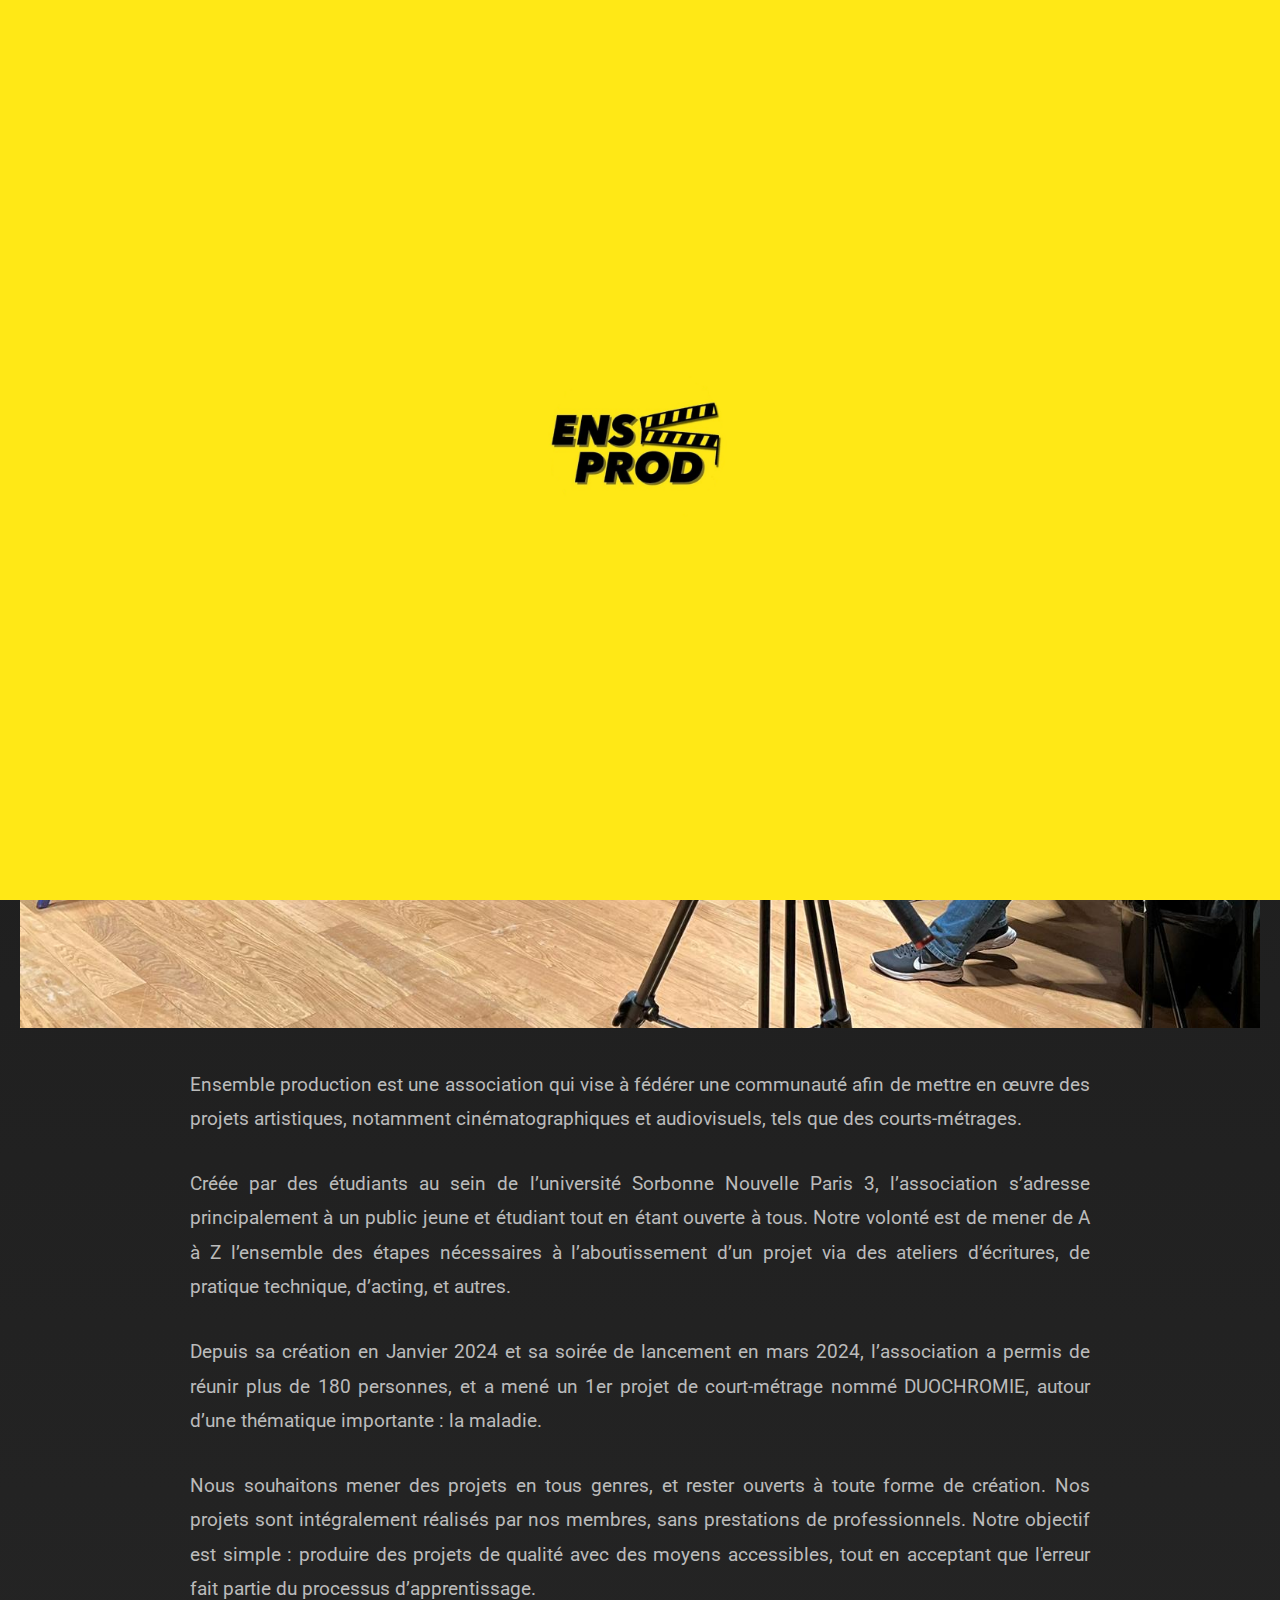
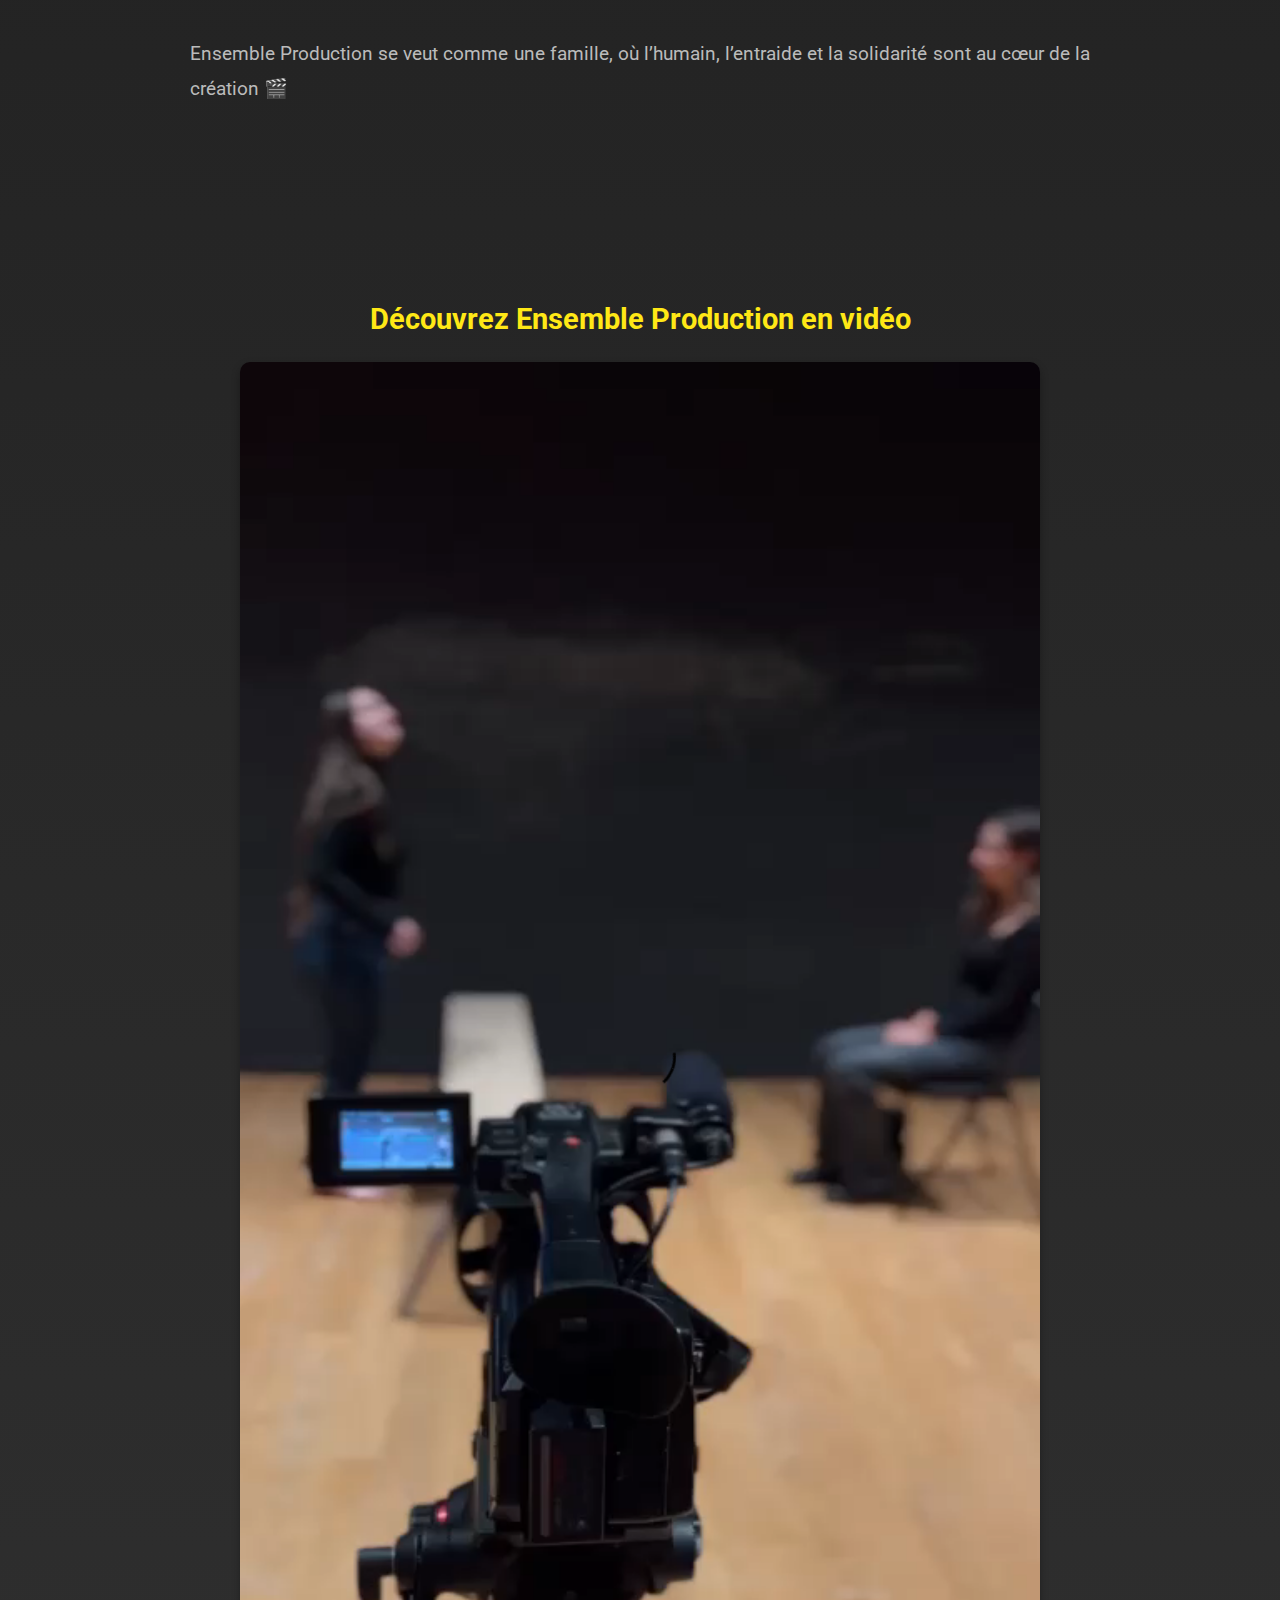
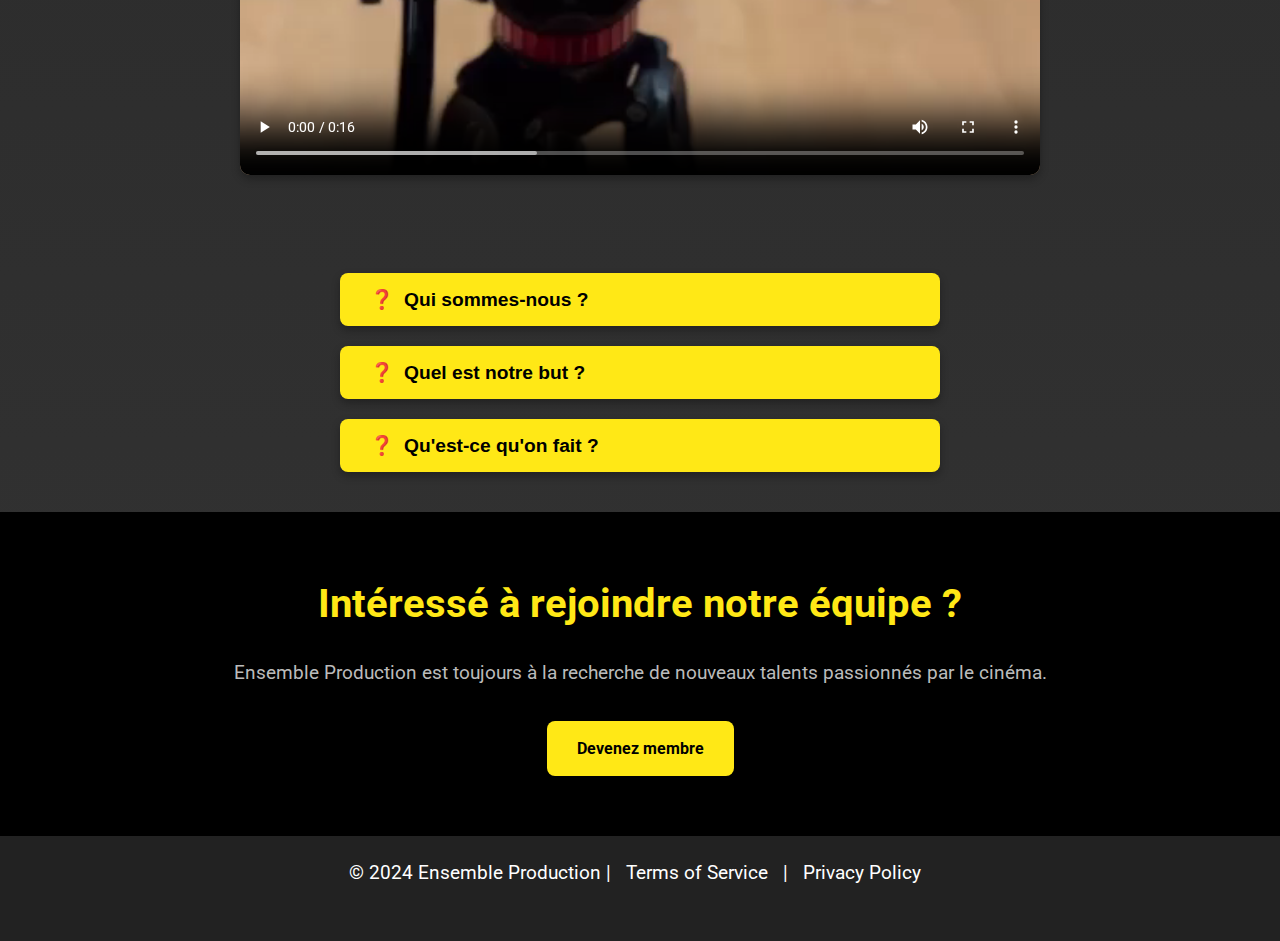
<file: index.html>
<!DOCTYPE html>
<html lang="fr">
<head>
    <meta charset="UTF-8">
    <meta name="viewport" content="width=device-width, initial-scale=1.0">
    <title>Accueil - Ensemble Production</title>
    <link rel="icon" type="image/png" href="assets/images/favicon.webp">
    <!-- Polices et styles -->
    <link rel="stylesheet" href="https://fonts.googleapis.com/css2?family=Montserrat:wght@400;700&family=Roboto:wght@400;700&display=swap">
    <link rel="stylesheet" href="https://cdnjs.cloudflare.com/ajax/libs/font-awesome/6.0.0-beta3/css/all.min.css">
    <link rel="stylesheet" href="css/style.css">
</head>
<body>
    <!-- Preloader Animation -->
    <div id="preloader">
        <div class="logo-container">
            <img src="assets/images/logo.png" alt="Ensemble Production Logo" id="logo-animation">
        </div>
    </div>

    <!-- Sticky Navigation -->
    <header>
        <nav>
            <ul>
                <li><a href="index.html"><i class="fas fa-home"></i> Accueil</a></li>
                <li><a href="productions.html"><i class="fas fa-video"></i> Productions</a></li>
                <li class="dropdown">
                    <a href="#"><i class="fas fa-users"></i> Nous Connaître <i class="fas fa-chevron-down"></i></a>
                    <div class="dropdown-content">
                        <a href="actings.html">Nos Sessions Acting</a>
                        <a href="ecriture.html">Nos Sessions Écriture</a>
                        <a href="team.html">Notre Équipe</a>
                        <a href="don.html">Faire un Don</a> <!-- NOUVEAU LIEN -->
                    </div>
                </li>                
                <li><a href="scenario.html"><i class="fas fa-pencil-alt"></i> Scénarios</a></li>
                <li><a href="contact.html"><i class="fas fa-envelope"></i> Contact</a></li>
            </ul>
        </nav>
    </header>

    <!-- Sticky Semi-Circle Background -->
    <div class="sticky-logo-container"></div>

    <!-- Logo on top of semi-circle -->
    <div class="sticky-logo" onclick="location.href='about.html'">
        <img src="assets/images/logo.png" alt="Ensemble Production Logo">
    </div>

    <!-- Home Section with Slider -->
    <section id="accueil" class="section">
        <h1>Bienvenue à Ensemble Production</h1>
        <p>Explorez l'univers du cinéma avec nous!</p>

        <!-- Slider Section -->
        <div class="slider">
            <div class="slides">
                <img src="assets/images/film1.jpg" alt="Film 1">
                <img src="assets/images/film3.jpg" alt="Film 2">
                <img src="assets/images/film4.jpg" alt="Film 3">
            </div>
        </div>

        <!-- Arbitrary content to allow for scrolling -->
        <div class="accueil-text">
            <p>Ensemble production est une association qui vise à fédérer une communauté afin de mettre en œuvre des projets artistiques, notamment cinématographiques et audiovisuels, tels que des courts-métrages.</p>
            <p>Créée par des étudiants au sein de l’université Sorbonne Nouvelle Paris 3, l’association s’adresse principalement à un public jeune et étudiant tout en étant ouverte à tous. Notre volonté est de mener de A à Z l’ensemble des étapes nécessaires à l’aboutissement d’un projet via des ateliers d’écritures, de pratique technique, d’acting, et autres.</p>
            <p>Depuis sa création en Janvier 2024 et sa soirée de lancement en mars 2024, l’association a permis de réunir plus de 180 personnes, et a mené un 1er projet de court-métrage nommé DUOCHROMIE, autour d’une thématique importante : la maladie.</p>
            <p>Nous souhaitons mener des projets en tous genres, et rester ouverts à toute forme de création. Nos projets sont intégralement réalisés par nos membres, sans prestations de professionnels. Notre objectif est simple : produire des projets de qualité avec des moyens accessibles, tout en acceptant que l'erreur fait partie du processus d’apprentissage.</p>
            <p>Ensemble Production se veut comme une famille, où l’humain, l’entraide et la solidarité sont au cœur de la création 🎬</p>
        </div>
    </section>

    <section class="video-section">
        <h2>Découvrez Ensemble Production en vidéo</h2>
        <video controls>
            <source src="assets/videos/video_acceuil.mp4" type="video/mp4">
            Votre navigateur ne supporte pas la lecture de vidéos.
        </video>
    </section>

    <section class="about-questions">
        <button class="question-button" data-modal="modal1">Qui sommes-nous ?</button>
        <button class="question-button" data-modal="modal2">Quel est notre but ?</button>
        <button class="question-button" data-modal="modal3">Qu'est-ce qu'on fait ?</button>
    
        <!-- Modals (Popups) pour chaque question -->
        <div id="modal1" class="modal">
            <div class="modal-content">
                <span class="close" data-close="modal1">&times;</span>
                <img src="assets/images/IMG-20241103-WA0014.jpg" alt="Qui sommes-nous ?">
                <p>Ensemble Production est une association composée d’étudiants passionnés de cinéma de la Sorbonne. Unis par une vision commune, nous travaillons ensemble pour créer des œuvres cinématographiques uniques.</p>
            </div>
        </div>
    
        <div id="modal2" class="modal">
            <div class="modal-content">
                <span class="close" data-close="modal2">&times;</span>
                <img src="assets/images/IMG-20241103-WA0011.jpg" alt="Notre But">
                <p>Nous avons pour but de promouvoir un cinéma accessible et collaboratif, tout en offrant des opportunités créatives aux étudiants et passionnés de cinéma.</p>
            </div>
        </div>
    
        <div id="modal3" class="modal">
            <div class="modal-content">
                <span class="close" data-close="modal3">&times;</span>
                <img src="assets/images/IMG-20241103-WA0010.jpg" alt="Qu'est-ce qu'on fait ?">
                <p>Nous aidons les étudiants à entreprendre des projets en cinéma, pour leur offrir la meilleure expérience possible et leur permettre de s'exprimer à travers le cinéma.</p>
            </div>
        </div>
    </section>
    

    <!-- New "Rejoignez-nous" Section -->
    <section id="join-us" class="join-section">
        <h2>Intéressé à rejoindre notre équipe ?</h2>
        <p>Ensemble Production est toujours à la recherche de nouveaux talents passionnés par le cinéma.</p>
        <a href="https://docs.google.com/forms/d/e/1FAIpQLSeM-YCE8-a4SlonmhGZWf7RbtqEpumGrYwcgY5j4CGb1dlxWw/viewform" class="join-btn">Devenez membre</a>
    </section>

    <!-- Footer -->
    <footer>
        <p>© 2024 Ensemble Production | <a href="#">Terms of Service</a> | <a href="#">Privacy Policy</a></p>
    </footer>

    <script src="js/script.js"></script>
</body>
</html>
</file>
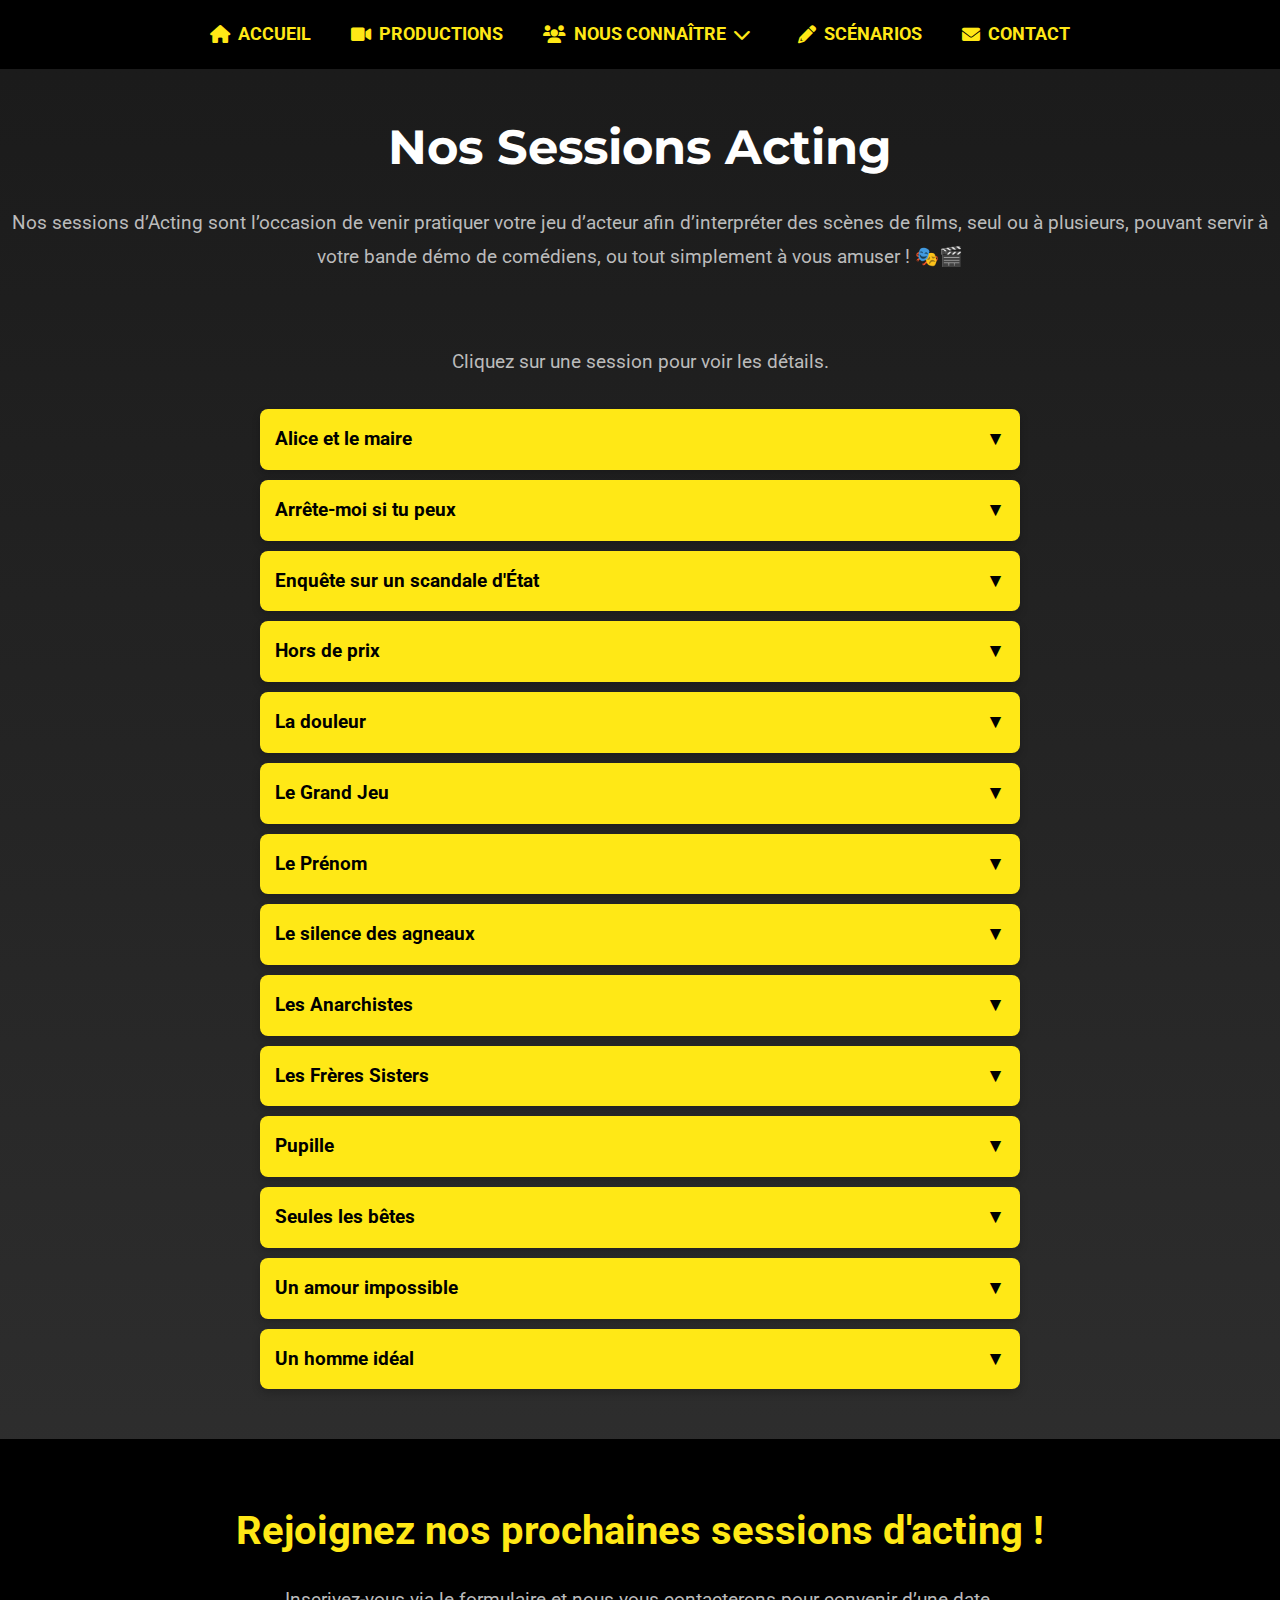
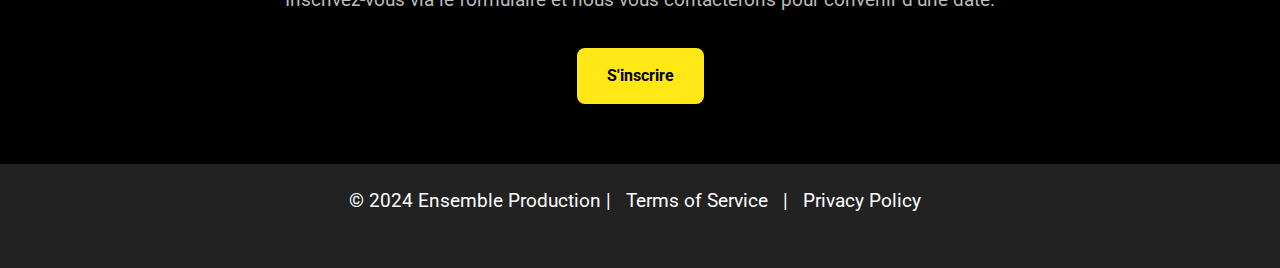
<file: actings.html>
<!DOCTYPE html>
<html lang="fr">
<head>
    <meta charset="UTF-8">
    <meta name="viewport" content="width=device-width, initial-scale=1.0">
    <title>Sessions Acting - Ensemble Production</title>
    <link rel="icon" type="image/png" href="assets/images/favicon.webp">

    <!-- Polices et styles -->
    <link rel="stylesheet" href="https://fonts.googleapis.com/css2?family=Montserrat:wght@400;700&family=Roboto:wght@400;700&display=swap">
    <link rel="stylesheet" href="https://cdnjs.cloudflare.com/ajax/libs/font-awesome/6.0.0-beta3/css/all.min.css">
    <link rel="stylesheet" href="css/style.css">
</head>
<body>
    <!-- Sticky Navigation -->
    <header>
        <nav>
            <ul>
                <li><a href="index.html"><i class="fas fa-home"></i> Accueil</a></li>
                <li><a href="productions.html"><i class="fas fa-video"></i> Productions</a></li>
                <li class="dropdown">
                    <a href="#"><i class="fas fa-users"></i> Nous Connaître <i class="fas fa-chevron-down"></i></a>
                    <div class="dropdown-content">
                        <a href="actings.html">Nos Sessions Acting</a>
                        <a href="ecriture.html">Nos Sessions Écriture</a>
                        <a href="team.html">Notre Équipe</a>
                        <a href="don.html">Faire un Don</a> <!-- NOUVEAU LIEN -->
                    </div>
                </li>                
                <li><a href="scenario.html"><i class="fas fa-pencil-alt"></i> Scénarios</a></li>
                <li><a href="contact.html"><i class="fas fa-envelope"></i> Contact</a></li>
            </ul>
        </nav>
    </header>

    <!-- Section Titre -->
    <section class="page-title">
        <h1>Nos Sessions Acting</h1>
        <p>Nos sessions d’Acting sont l’occasion de venir pratiquer votre jeu d’acteur afin d’interpréter des scènes de films, seul ou à plusieurs, pouvant servir à votre bande démo de comédiens, ou tout simplement à vous amuser ! 🎭🎬</p>
    </section>

    <!-- Grille des sessions d'acting -->
    <!-- Liste déroulante des sessions d'acting -->
    <section class="acting-sessions">
        <p>Cliquez sur une session pour voir les détails.</p>

        <div class="session-list">
            <!-- Toutes les sessions -->
            <div class="session-item">
                <div class="session-header">Alice et le maire</div>
                <div class="session-content">
                    <p>Exploration des dynamiques politiques et sociales à travers ce film.</p>
                    <a href="#" class="session-link">📜 Voir le scénario</a>
                    <a href="#" class="session-link">🎬 Voir un extrait</a>
                </div>
            </div>

            <div class="session-item">
                <div class="session-header">Arrête-moi si tu peux</div>
                <div class="session-content">
                    <p>Un atelier sur la manipulation et la persuasion inspiré du film.</p>
                    <a href="#" class="session-link">📜 Voir le scénario</a>
                    <a href="#" class="session-link">🎬 Voir un extrait</a>
                </div>
            </div>

            <div class="session-item">
                <div class="session-header">Enquête sur un scandale d'État</div>
                <div class="session-content">
                    <p>Un atelier d'investigation et de journalisme.</p>
                    <a href="#" class="session-link">📜 Voir le scénario</a>
                    <a href="#" class="session-link">🎬 Voir un extrait</a>
                </div>
            </div>

            <div class="session-item">
                <div class="session-header">Hors de prix</div>
                <div class="session-content">
                    <p>Interprétation et jeu autour des relations et du charisme.</p>
                    <a href="#" class="session-link">📜 Voir le scénario</a>
                    <a href="#" class="session-link">🎬 Voir un extrait</a>
                </div>
            </div>

            <div class="session-item">
                <div class="session-header">La douleur</div>
                <div class="session-content">
                    <p>Un atelier basé sur l’adaptation du roman de Marguerite Duras.</p>
                    <a href="#" class="session-link">📜 Voir le scénario</a>
                    <a href="#" class="session-link">🎬 Voir un extrait</a>
                </div>
            </div>

            <div class="session-item">
                <div class="session-header">Le Grand Jeu</div>
                <div class="session-content">
                    <p>Exploration des enjeux du pouvoir et de la stratégie.</p>
                    <a href="#" class="session-link">📜 Voir le scénario</a>
                    <a href="#" class="session-link">🎬 Voir un extrait</a>
                </div>
            </div>

            <div class="session-item">
                <div class="session-header">Le Prénom</div>
                <div class="session-content">
                    <p>Travail sur le comique et le rythme du dialogue.</p>
                    <a href="#" class="session-link">📜 Voir le scénario</a>
                    <a href="#" class="session-link">🎬 Voir un extrait</a>
                </div>
            </div>

            <div class="session-item">
                <div class="session-header">Le silence des agneaux</div>
                <div class="session-content">
                    <p>Exploration du suspense et de la tension psychologique.</p>
                    <a href="#" class="session-link">📜 Voir le scénario</a>
                    <a href="#" class="session-link">🎬 Voir un extrait</a>
                </div>
            </div>

            <div class="session-item">
                <div class="session-header">Les Anarchistes</div>
                <div class="session-content">
                    <p>Un atelier sur la révolte et l’engagement politique.</p>
                    <a href="#" class="session-link">📜 Voir le scénario</a>
                    <a href="#" class="session-link">🎬 Voir un extrait</a>
                </div>
            </div>

            <div class="session-item">
                <div class="session-header">Les Frères Sisters</div>
                <div class="session-content">
                    <p>Exploration des relations fraternelles et du western moderne.</p>
                    <a href="#" class="session-link">📜 Voir le scénario</a>
                    <a href="#" class="session-link">🎬 Voir un extrait</a>
                </div>
            </div>

            <div class="session-item">
                <div class="session-header">Pupille</div>
                <div class="session-content">
                    <p>Un atelier autour des thèmes de la maternité et de l'adoption.</p>
                    <a href="#" class="session-link">📜 Voir le scénario</a>
                    <a href="#" class="session-link">🎬 Voir un extrait</a>
                </div>
            </div>

            <div class="session-item">
                <div class="session-header">Seules les bêtes</div>
                <div class="session-content">
                    <p>Exploration du mystère et des relations humaines.</p>
                    <a href="#" class="session-link">📜 Voir le scénario</a>
                    <a href="#" class="session-link">🎬 Voir un extrait</a>
                </div>
            </div>

            <div class="session-item">
                <div class="session-header">Un amour impossible</div>
                <div class="session-content">
                    <p>Travail sur l’intensité des relations amoureuses et familiales.</p>
                    <a href="#" class="session-link">📜 Voir le scénario</a>
                    <a href="#" class="session-link">🎬 Voir un extrait</a>
                </div>
            </div>
        </div>

        <div class="session-item">
            <div class="session-header">Un homme idéal</div>
            <div class="session-content">
                <p>Travail sur l’intensité des relations amoureuses et familiales.</p>
                <a href="#" class="session-link">📜 Voir le scénario</a>
                <a href="#" class="session-link">🎬 Voir un extrait</a>
            </div>
        </div>
    </div>
    </section>


    <!-- Section Inscription -->
    <section class="join-section">
        <h2>Rejoignez nos prochaines sessions d'acting !</h2>
        <p>Inscrivez-vous via le formulaire et nous vous contacterons pour convenir d’une date.</p>
        <a href="https://docs.google.com/forms/d/1K531Vf4_wSrr7ZFneD0gaw_Q7P6KV7EoywUFnt7_J0A/viewform?pli=1&pli=1&edit_requested=true" class="join-btn">S'inscrire</a>
    </section>

    <!-- Footer -->
    <footer>
        <p>© 2024 Ensemble Production | <a href="#">Terms of Service</a> | <a href="#">Privacy Policy</a></p>
    </footer>

    <script src="js/script.js"></script>
</body>
</html>
</file>
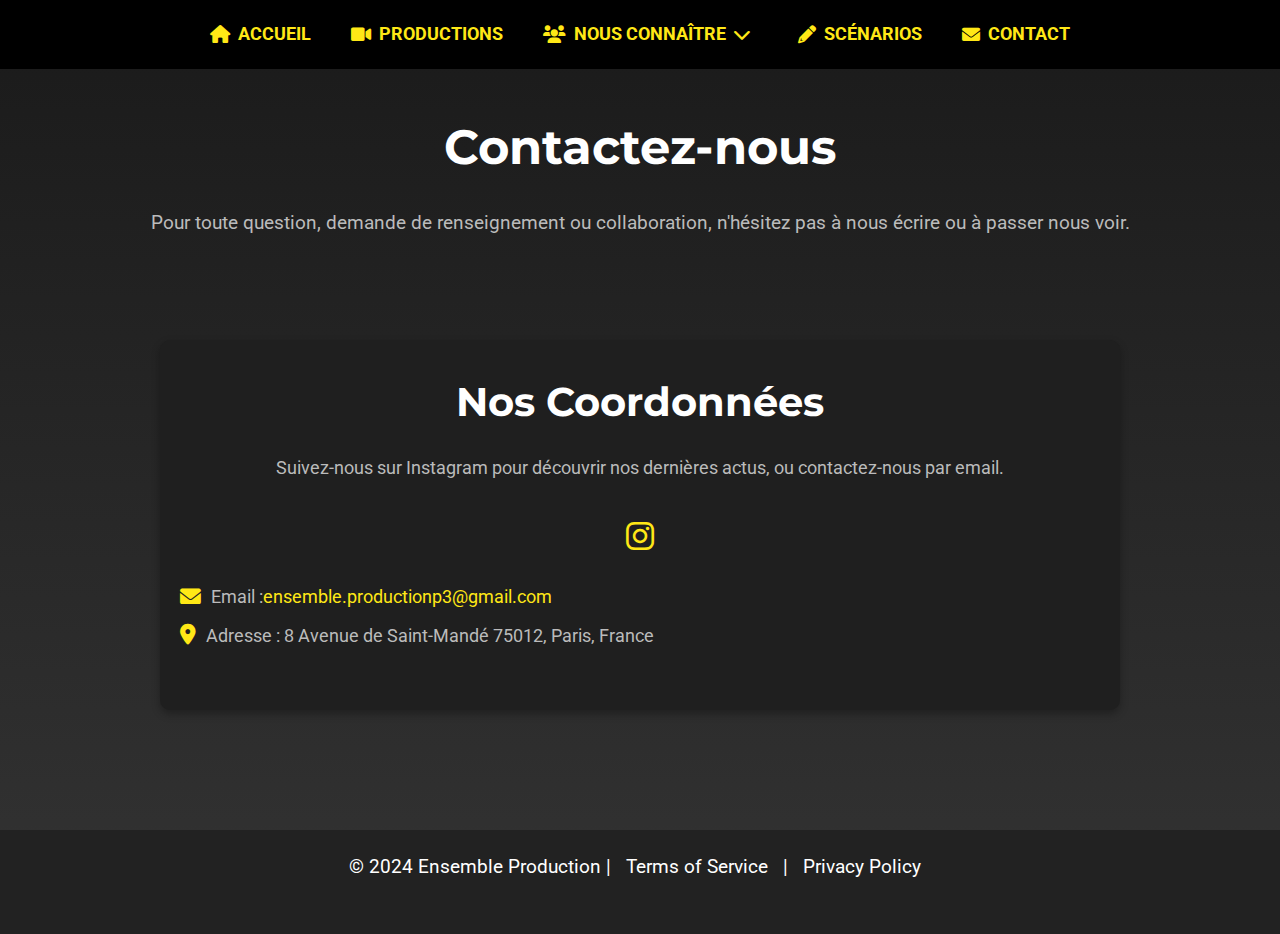
<file: contact.html>
<!DOCTYPE html>
<html lang="fr">
<head>
    <meta charset="UTF-8">
    <meta name="viewport" content="width=device-width, initial-scale=1.0">
    <title>Contact - Ensemble Production</title>
    <link rel="icon" type="image/png" href="assets/images/favicon.webp">

    <!-- Polices et styles -->
    <link rel="stylesheet" href="https://fonts.googleapis.com/css2?family=Montserrat:wght@400;700&family=Roboto:wght@400;700&display=swap">
    <link rel="stylesheet" href="https://cdnjs.cloudflare.com/ajax/libs/font-awesome/6.0.0-beta3/css/all.min.css">
    <link rel="stylesheet" href="css/style.css">
</head>
<body>
    <!-- Sticky Navigation -->
    <header>
        <nav>
            <ul>
                <li><a href="index.html"><i class="fas fa-home"></i> Accueil</a></li>
                <li><a href="productions.html"><i class="fas fa-video"></i> Productions</a></li>
                <li class="dropdown">
                    <a href="#"><i class="fas fa-users"></i> Nous Connaître <i class="fas fa-chevron-down"></i></a>
                    <div class="dropdown-content">
                        <a href="actings.html">Nos Sessions Acting</a>
                        <a href="ecriture.html">Nos Sessions Écriture</a>
                        <a href="team.html">Notre Équipe</a>
                        <a href="don.html">Faire un Don</a> <!-- NOUVEAU LIEN -->
                    </div>
                </li>
                
                <li><a href="scenario.html"><i class="fas fa-pencil-alt"></i> Scénarios</a></li>
                <li><a href="contact.html"><i class="fas fa-envelope"></i> Contact</a></li>
            </ul>
        </nav>
    </header>

    <!-- Section Titre -->
    <section class="page-title">
        <h1>Contactez-nous</h1>
        <p>Pour toute question, demande de renseignement ou collaboration, n'hésitez pas à nous écrire ou à passer nous voir.</p>
    </section>

    <!-- Section Informations de Contact -->
    <section class="contact-info">
        <!-- Une seule "carte" pour tout regrouper -->
        <div class="contact-card">
            <h2>Nos Coordonnées</h2>
            <p>Suivez-nous sur Instagram pour découvrir nos dernières actus, ou contactez-nous par email.</p>
            
            <!-- Liens vers réseaux sociaux -->
            <div class="social-links">
                <a href="https://www.instagram.com/ensemble.production_/" target="_blank">
                    <i class="fab fa-instagram"></i>
                </a>
            </div>

            <!-- Adresse & Email -->
            <div class="contact-details">
                <p>
                    <i class="fas fa-envelope"></i> 
                    Email : 
                    <a href="mailto:ensemble.productionp3@gmail.com">
                        ensemble.productionp3@gmail.com
                    </a>
                </p>
                <p>
                    <i class="fas fa-map-marker-alt"></i> 
                    Adresse : 8 Avenue de Saint-Mandé 75012, Paris, France
                </p>
            </div>
        </div>
    </section>

    <!-- Footer -->
    <footer>
        <p>© 2024 Ensemble Production | <a href="#">Terms of Service</a> | <a href="#">Privacy Policy</a></p>
    </footer>

    <script src="js/script.js"></script>
</body>
</html>
</file>
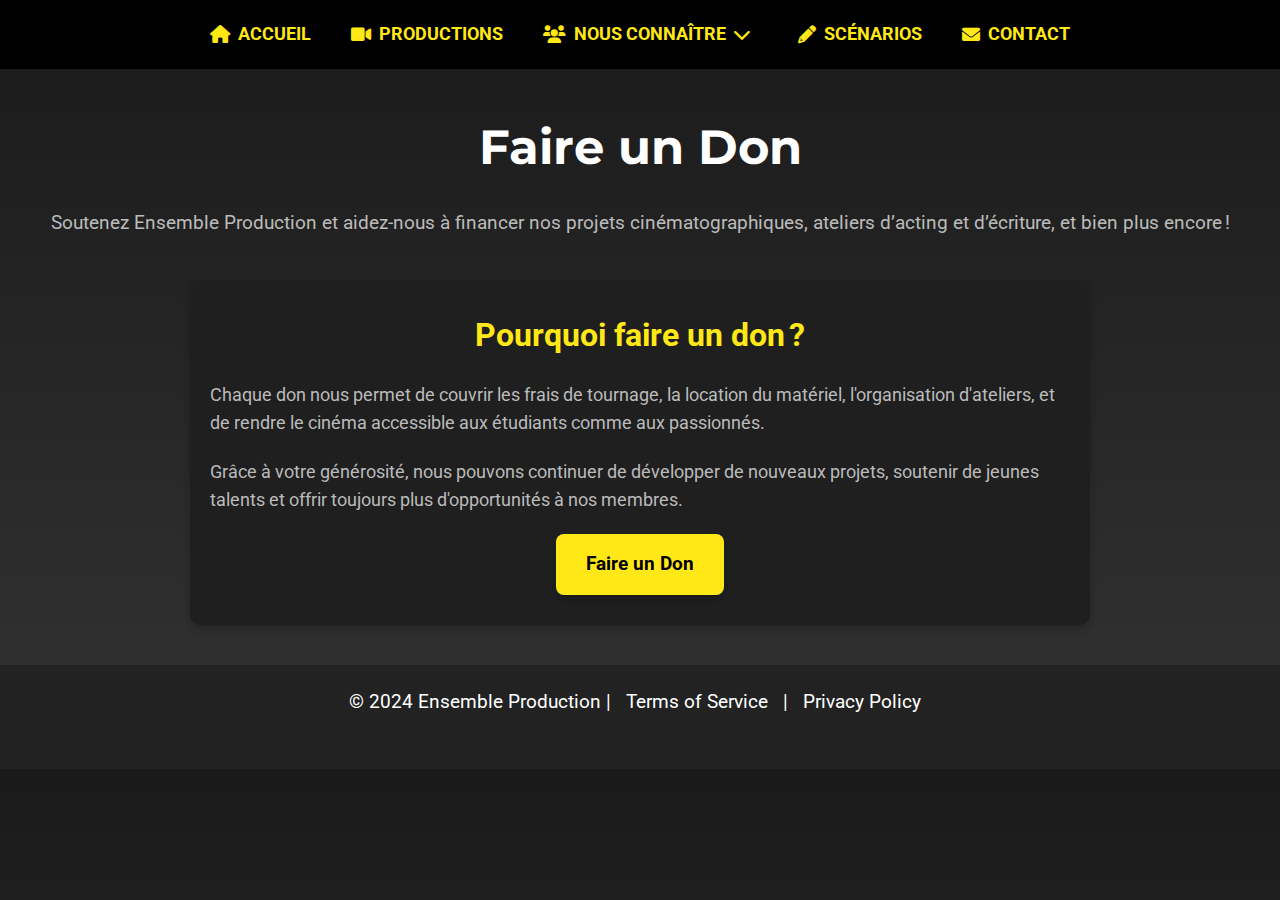
<file: don.html>
<!DOCTYPE html>
<html lang="fr">
<head>
    <meta charset="UTF-8">
    <meta name="viewport" content="width=device-width, initial-scale=1.0">
    <title>Faire un Don - Ensemble Production</title>
    <link rel="icon" type="image/png" href="assets/images/favicon.webp">
    <!-- Polices et styles -->
    <link rel="stylesheet" href="https://fonts.googleapis.com/css2?family=Montserrat:wght@400;700&family=Roboto:wght@400;700&display=swap">
    <link rel="stylesheet" href="https://cdnjs.cloudflare.com/ajax/libs/font-awesome/6.0.0-beta3/css/all.min.css">
    <link rel="stylesheet" href="css/style.css">
</head>
<body>
    <!-- Sticky Navigation -->
    <header>
        <nav>
            <ul>
                <li><a href="index.html"><i class="fas fa-home"></i> Accueil</a></li>
                <li><a href="productions.html"><i class="fas fa-video"></i> Productions</a></li>
                <li class="dropdown">
                    <a href="#"><i class="fas fa-users"></i> Nous Connaître <i class="fas fa-chevron-down"></i></a>
                    <div class="dropdown-content">
                        <a href="actings.html">Nos Sessions Acting</a>
                        <a href="ecriture.html">Nos Sessions Écriture</a>
                        <a href="team.html">Notre Équipe</a>
                        <a href="don.html">Faire un Don</a> <!-- lien vers cette page -->
                    </div>
                </li>
                <li><a href="scenario.html"><i class="fas fa-pencil-alt"></i> Scénarios</a></li>
                <li><a href="contact.html"><i class="fas fa-envelope"></i> Contact</a></li>
            </ul>
        </nav>
    </header>

    <!-- Section Titre -->
    <section class="page-title">
        <h1>Faire un Don</h1>
        <p>
            Soutenez Ensemble Production et aidez-nous à financer nos projets cinématographiques, 
            ateliers d’acting et d’écriture, et bien plus encore !
        </p>
    </section>

    <!-- Section Don -->
    <section class="donation-section">
        <div class="donation-content">
            <h2>Pourquoi faire un don ?</h2>
            <p>
                Chaque don nous permet de couvrir les frais de tournage, 
                la location du matériel, l'organisation d'ateliers, 
                et de rendre le cinéma accessible aux étudiants comme aux passionnés.
            </p>
            <p>
                Grâce à votre générosité, nous pouvons continuer de développer de nouveaux projets, 
                soutenir de jeunes talents et offrir toujours plus d'opportunités à nos membres.
            </p>
            <a href="https://www.payasso.fr/ensemble-production/paiement" class="donate-btn" target="_blank">
                Faire un Don
            </a>
        </div>
    </section>

    <!-- Footer -->
    <footer>
        <p>© 2024 Ensemble Production | <a href="#">Terms of Service</a> | <a href="#">Privacy Policy</a></p>
    </footer>
</body>
</html>
</file>
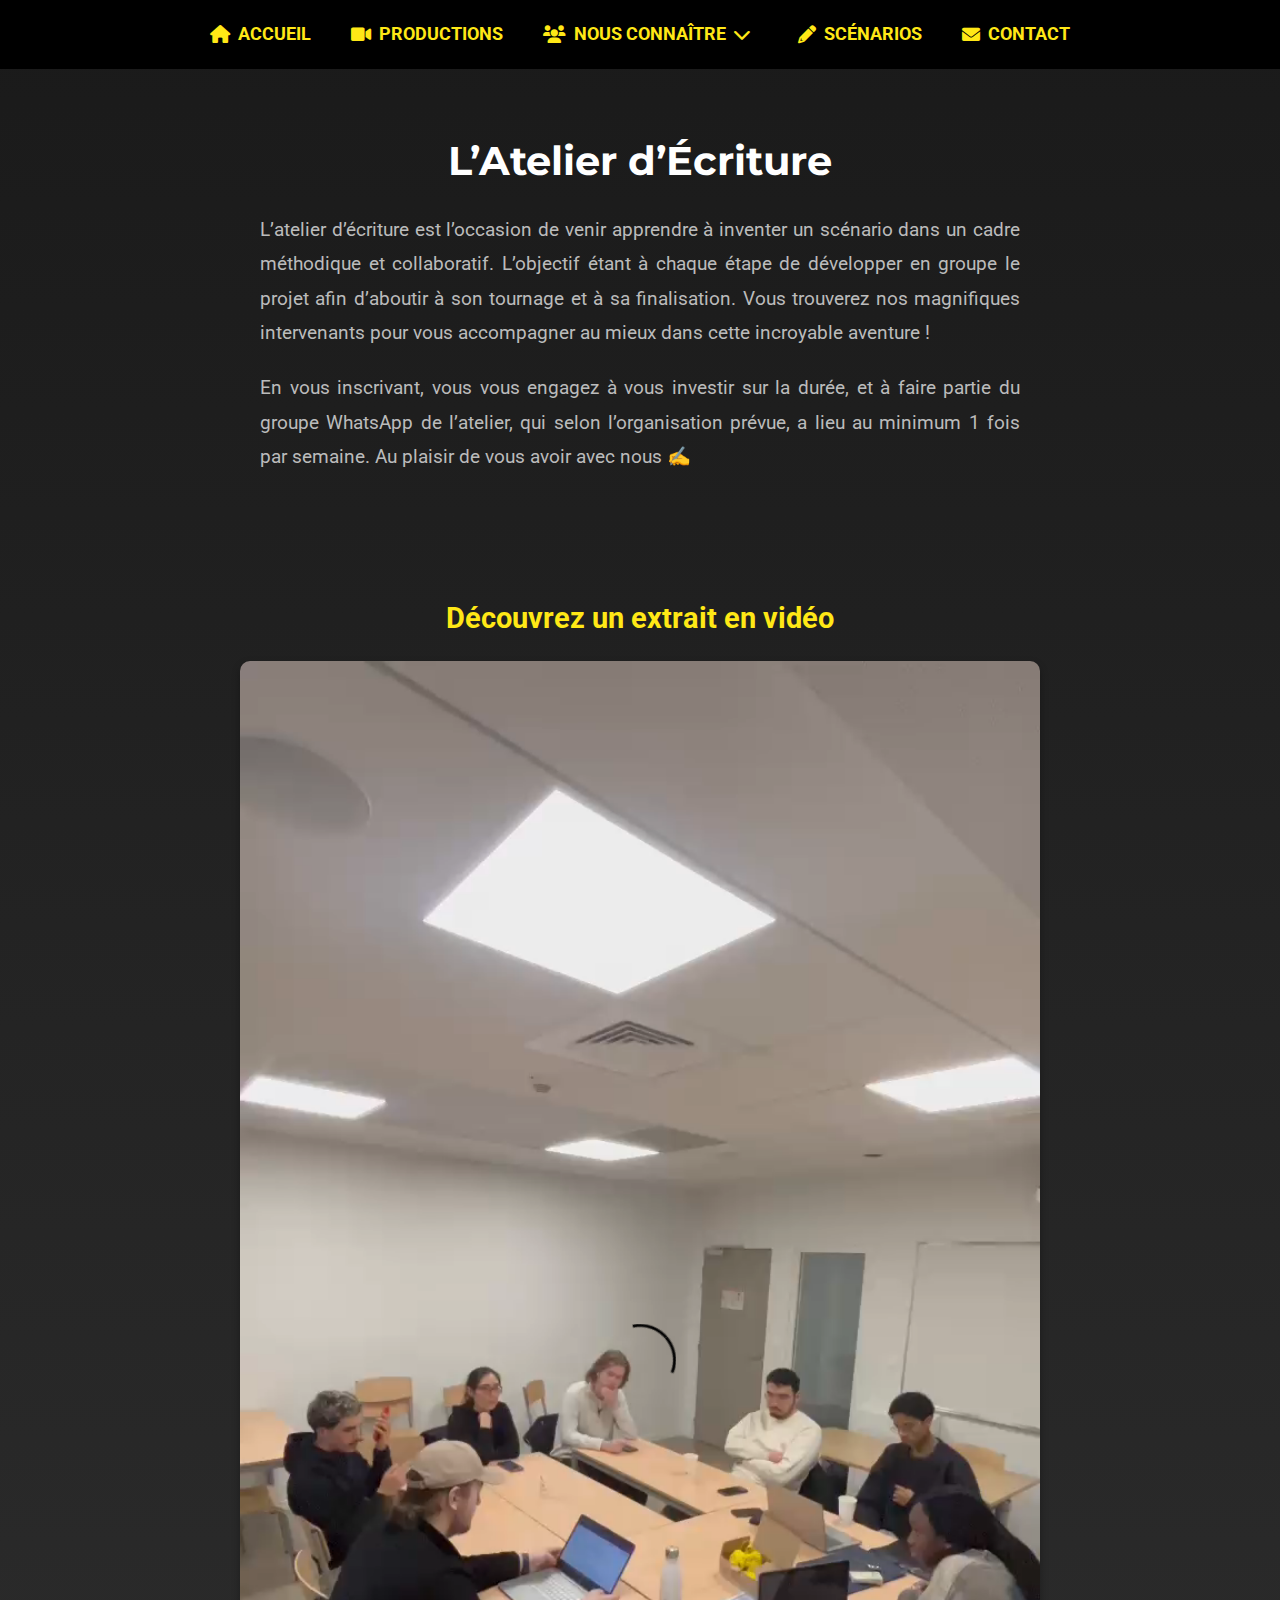
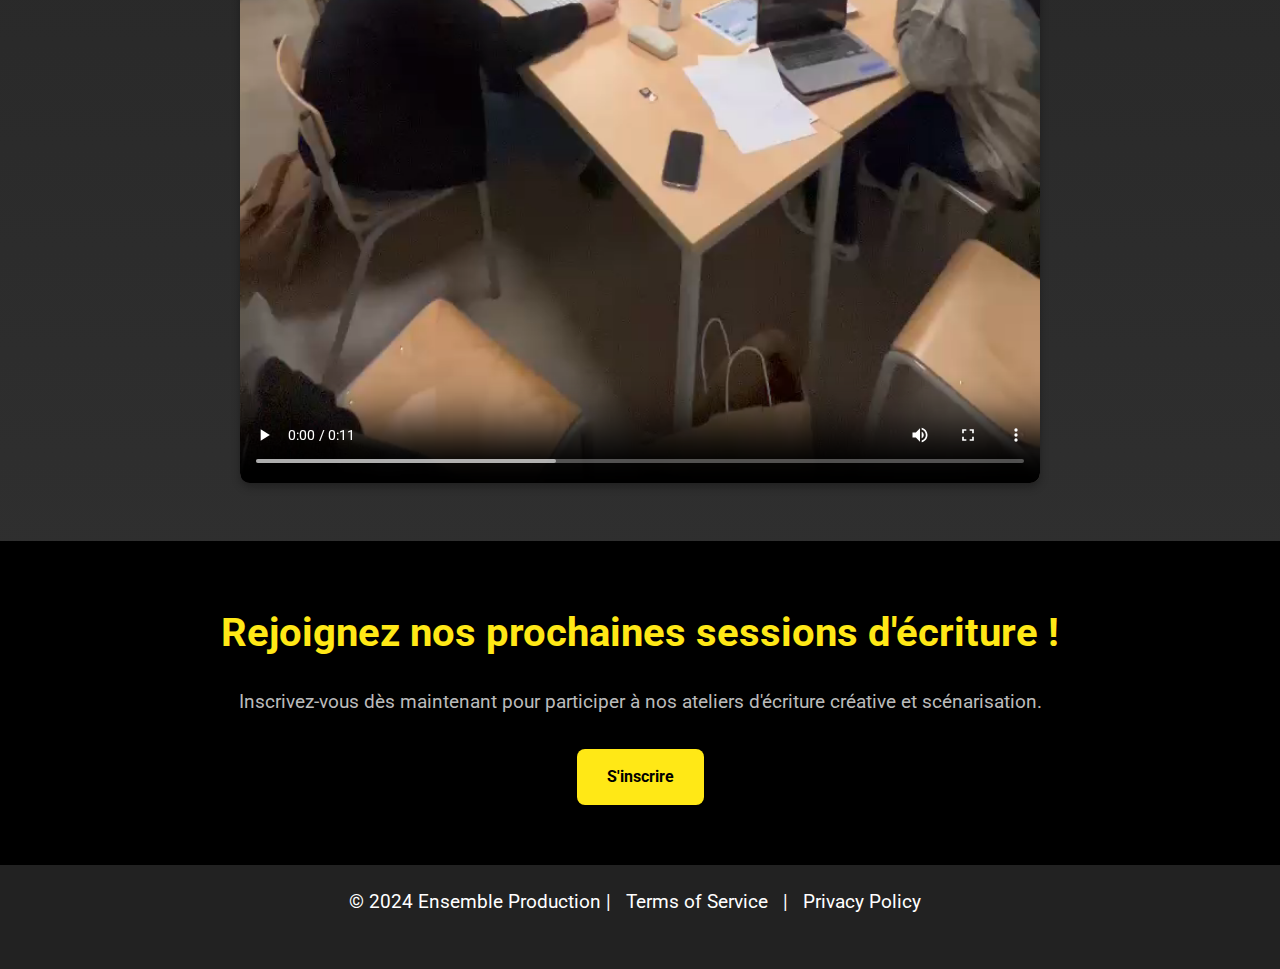
<file: ecriture.html>
<!DOCTYPE html>
<html lang="fr">
<head>
    <meta charset="UTF-8">
    <meta name="viewport" content="width=device-width, initial-scale=1.0">
    <title>Sessions Écriture - Ensemble Production</title>
    <link rel="icon" type="image/png" href="assets/images/favicon.webp">

    <!-- Polices et styles -->
    <link rel="stylesheet" href="https://fonts.googleapis.com/css2?family=Montserrat:wght@400;700&family=Roboto:wght@400;700&display=swap">
    <link rel="stylesheet" href="https://cdnjs.cloudflare.com/ajax/libs/font-awesome/6.0.0-beta3/css/all.min.css">
    <link rel="stylesheet" href="css/style.css">
</head>
<body>
    <!-- Sticky Navigation -->
    <header>
        <nav>
            <ul>
                <li><a href="index.html"><i class="fas fa-home"></i> Accueil</a></li>
                <li><a href="productions.html"><i class="fas fa-video"></i> Productions</a></li>
                <li class="dropdown">
                    <a href="#"><i class="fas fa-users"></i> Nous Connaître <i class="fas fa-chevron-down"></i></a>
                    <div class="dropdown-content">
                        <a href="actings.html">Nos Sessions Acting</a>
                        <a href="ecriture.html">Nos Sessions Écriture</a>
                        <a href="team.html">Notre Équipe</a>
                        <a href="don.html">Faire un Don</a> <!-- NOUVEAU LIEN -->
                    </div>
                </li>
                
                <li><a href="scenario.html"><i class="fas fa-pencil-alt"></i> Scénarios</a></li>
                <li><a href="contact.html"><i class="fas fa-envelope"></i> Contact</a></li>
            </ul>
        </nav>
    </header>

    <!-- Section Titre -->
    <section class="writing-workshop">
        <h2>L’Atelier d’Écriture</h2>
        <p>
            L’atelier d’écriture est l’occasion de venir apprendre à inventer un scénario dans un cadre méthodique et collaboratif. 
            L’objectif étant à chaque étape de développer en groupe le projet afin d’aboutir à son tournage et à sa finalisation. 
            Vous trouverez nos magnifiques intervenants pour vous accompagner au mieux dans cette incroyable aventure ! 
        </p>
        <p>
            En vous inscrivant, vous vous engagez à vous investir sur la durée, et à faire partie du groupe WhatsApp de l’atelier, 
            qui selon l’organisation prévue, a lieu au minimum 1 fois par semaine. Au plaisir de vous avoir avec nous ✍️
        </p>
    </section>

    <!-- Section vidéo (extrait de l'atelier d'écriture) -->
    <section class="video-section" style="margin-top: 40px;">
        <h2>Découvrez un extrait en vidéo</h2>
        <video controls>
            <!-- Adaptez la source à votre fichier vidéo -->
            <source src="assets/videos/video_ecriture.mp4" type="video/mp4">
            Votre navigateur ne supporte pas la lecture de vidéos.
        </video>
    </section>

    <!-- Section Inscription -->
    <section class="join-section">
        <h2>Rejoignez nos prochaines sessions d'écriture !</h2>
        <p>Inscrivez-vous dès maintenant pour participer à nos ateliers d'écriture créative et scénarisation.</p>
        <a href="https://docs.google.com/forms/d/1K531Vf4_wSrr7ZFneD0gaw_Q7P6KV7EoywUFnt7_J0A/viewform?pli=1&pli=1&edit_requested=true" class="join-btn">S'inscrire</a>
    </section>

    <!-- Footer -->
    <footer>
        <p>© 2024 Ensemble Production | <a href="#">Terms of Service</a> | <a href="#">Privacy Policy</a></p>
    </footer>

    <script src="js/script.js"></script>
</body>
</html>
</file>
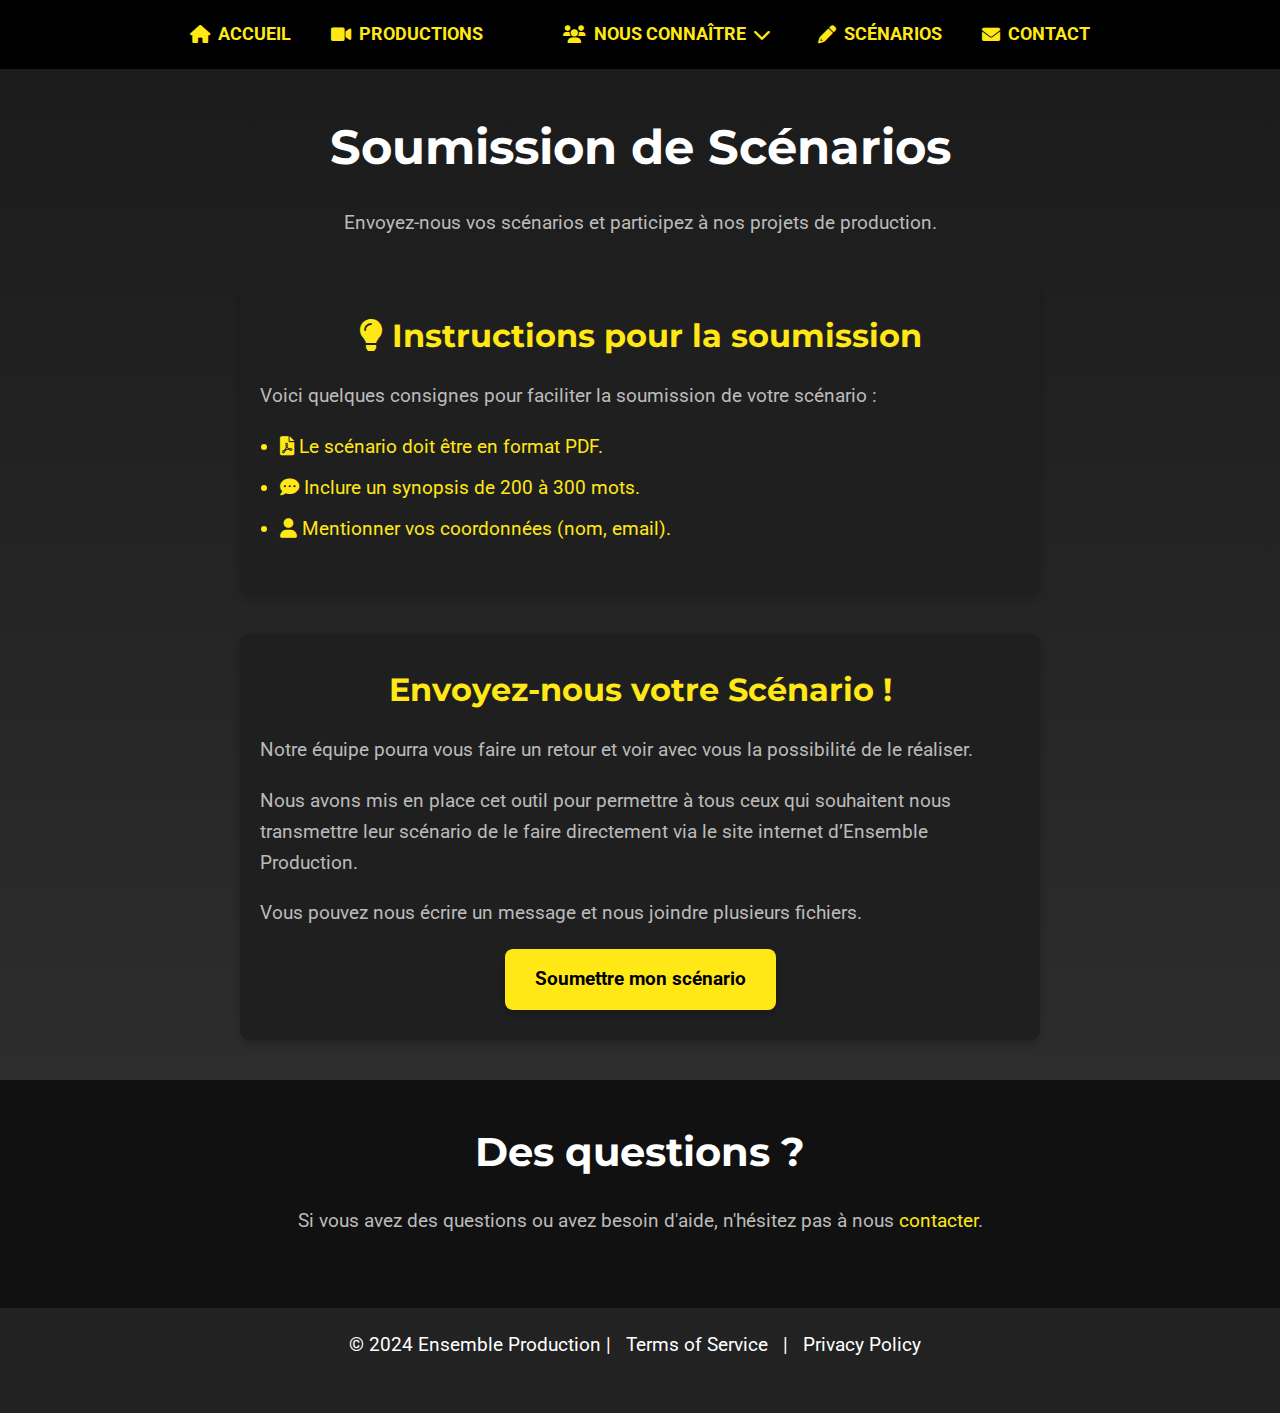
<file: scenario.html>
<!DOCTYPE html>
<html lang="fr">
<head>
    <meta charset="UTF-8">
    <meta name="viewport" content="width=device-width, initial-scale=1.0">
    <title>Projets de Scénarios - Ensemble Production</title>
    <link rel="icon" type="image/png" href="assets/images/favicon.webp">

    <!-- Polices et styles -->
    <link rel="stylesheet" href="https://fonts.googleapis.com/css2?family=Montserrat:wght@400;700&family=Roboto:wght@400;700&display=swap">
    <link rel="stylesheet" href="https://cdnjs.cloudflare.com/ajax/libs/font-awesome/6.0.0-beta3/css/all.min.css">
    <link rel="stylesheet" href="css/style.css">
</head>
<body>
    <!-- Sticky Navigation -->
    <header>
        <nav>
            <ul>
                <li><a href="index.html"><i class="fas fa-home"></i> Accueil</a></li>
                <li><a href="productions.html"><i class="fas fa-video"></i> Productions</a></li>
                <li class="dropdown">
                    <li class="dropdown">
                        <a href="#"><i class="fas fa-users"></i> Nous Connaître <i class="fas fa-chevron-down"></i></a>
                        <div class="dropdown-content">
                            <a href="actings.html">Nos Sessions Acting</a>
                            <a href="ecriture.html">Nos Sessions Écriture</a>
                            <a href="team.html">Notre Équipe</a>
                            <a href="don.html">Faire un Don</a> <!-- NOUVEAU LIEN -->
                        </div>
                    </li>
                    
                <li><a href="scenario.html"><i class="fas fa-pencil-alt"></i> Scénarios</a></li>
                <li><a href="contact.html"><i class="fas fa-envelope"></i> Contact</a></li>
            </ul>
        </nav>
    </header>

    <!-- Section Titre -->
    <section class="page-title">
        <h1>Soumission de Scénarios</h1>
        <p>Envoyez-nous vos scénarios et participez à nos projets de production.</p>
    </section>

    <!-- Section Instructions de soumission -->
    <section class="submission-instructions">
        <h2><i class="fas fa-lightbulb"></i> Instructions pour la soumission</h2>
        <p>Voici quelques consignes pour faciliter la soumission de votre scénario :</p>
        <ul>
            <li><i class="fas fa-file-pdf" style="color: #ffe816;"></i> Le scénario doit être en format PDF.</li>
            <li><i class="fas fa-comment-dots" style="color: #ffe816;"></i> Inclure un synopsis de 200 à 300 mots.</li>
            <li><i class="fas fa-user" style="color: #ffe816;"></i> Mentionner vos coordonnées (nom, email).</li>
        </ul>        
    </section>

    <!-- Formulaire de soumission -->
   <!-- Section Soumission de Scénarios -->
    <section class="submission-form">
        <h2>Envoyez-nous votre Scénario !</h2>
        <p>
            Notre équipe pourra vous faire un retour et voir avec vous la possibilité de le réaliser.
        </p>
        <p>
            Nous avons mis en place cet outil pour permettre à tous ceux qui souhaitent nous transmettre 
            leur scénario de le faire directement via le site internet d’Ensemble Production.
        </p>
        <p>
            Vous pouvez nous écrire un message et nous joindre plusieurs fichiers.
        </p>

        <!-- Bouton pour accéder au Google Form -->
        <div class="submission-button">
            <a href="https://docs.google.com/forms/d/e/1FAIpQLSdABCXYZ/formResponse" target="_blank" class="submit-btn">
                Soumettre mon scénario
            </a>
        </div>
</section>

    <!-- Section Contact -->
    <section class="contact-section">
        <h2>Des questions ?</h2>
        <p>Si vous avez des questions ou avez besoin d'aide, n'hésitez pas à nous <a href="contact.html">contacter</a>.</p>
    </section>

    <!-- Footer -->
    <footer>
        <p>© 2024 Ensemble Production | <a href="#">Terms of Service</a> | <a href="#">Privacy Policy</a></p>
    </footer>

    <script src="js/script.js"></script>
</body>
</html>
</file>
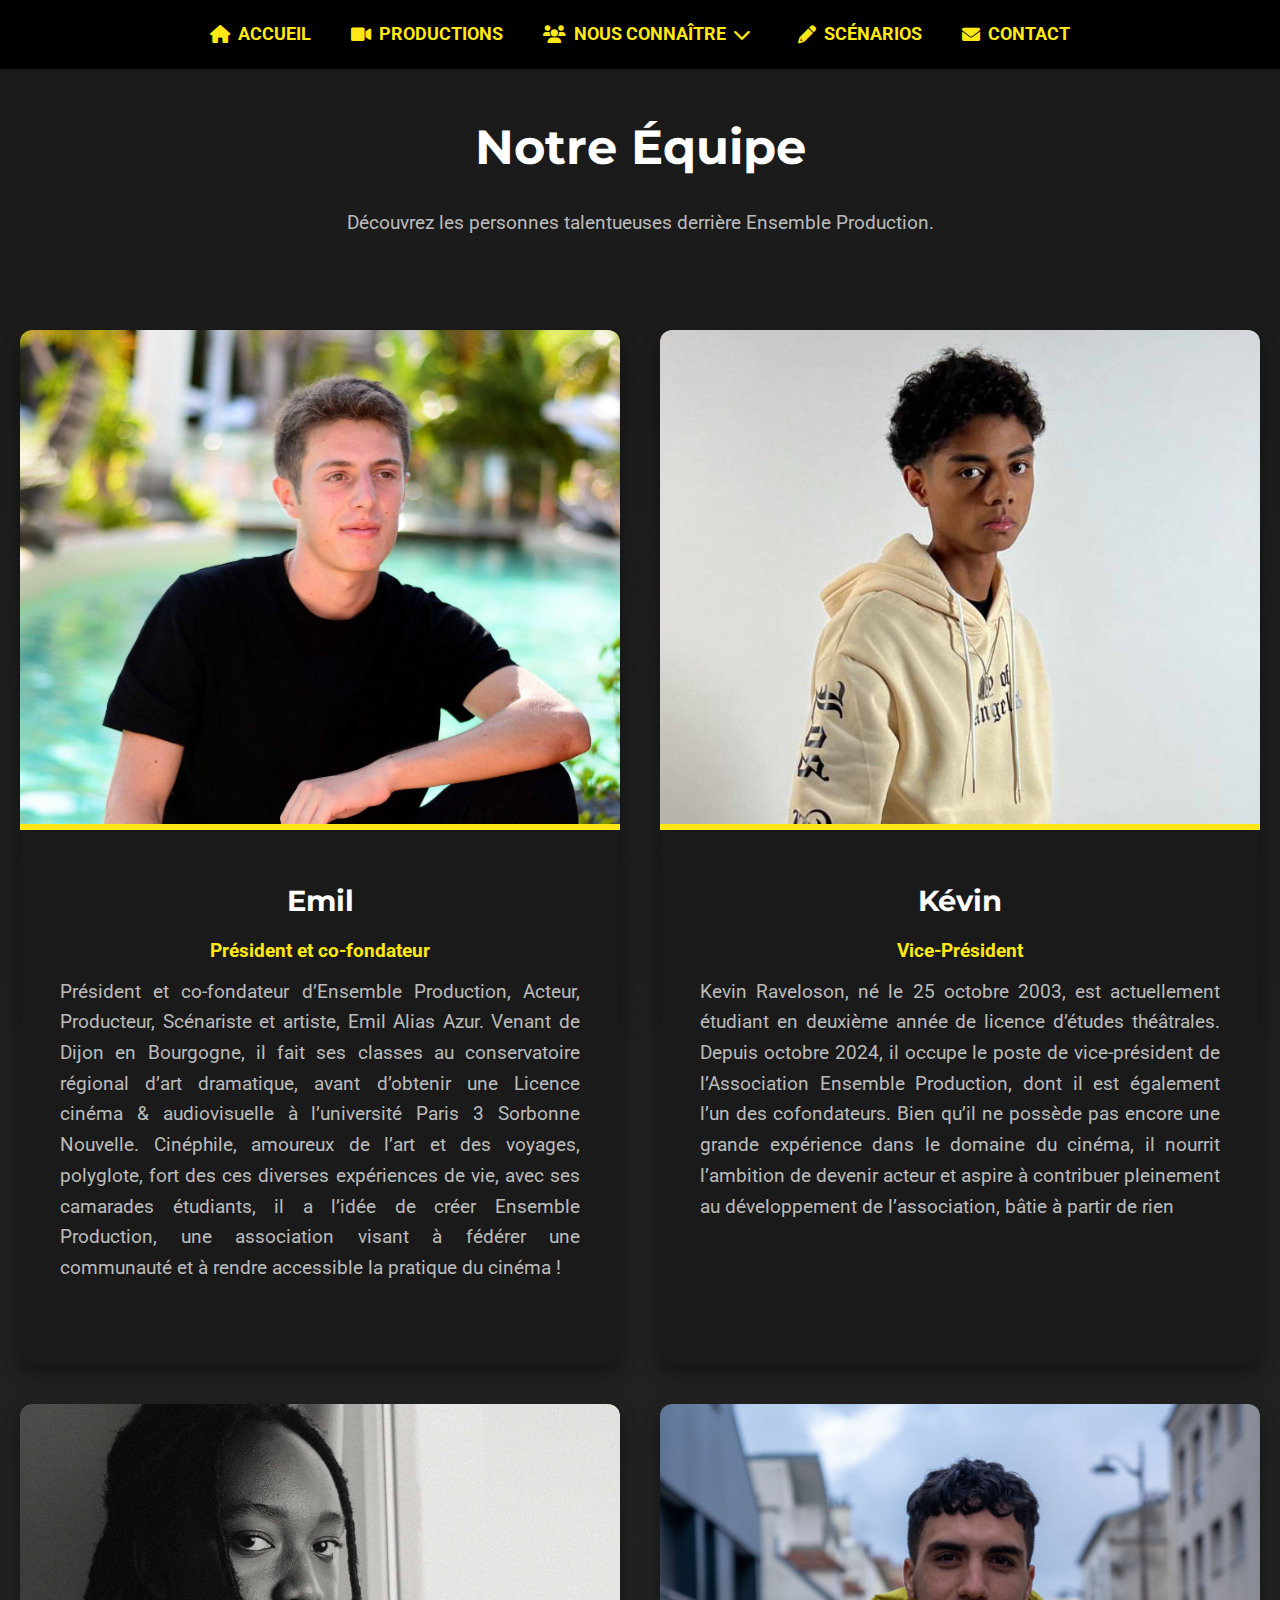
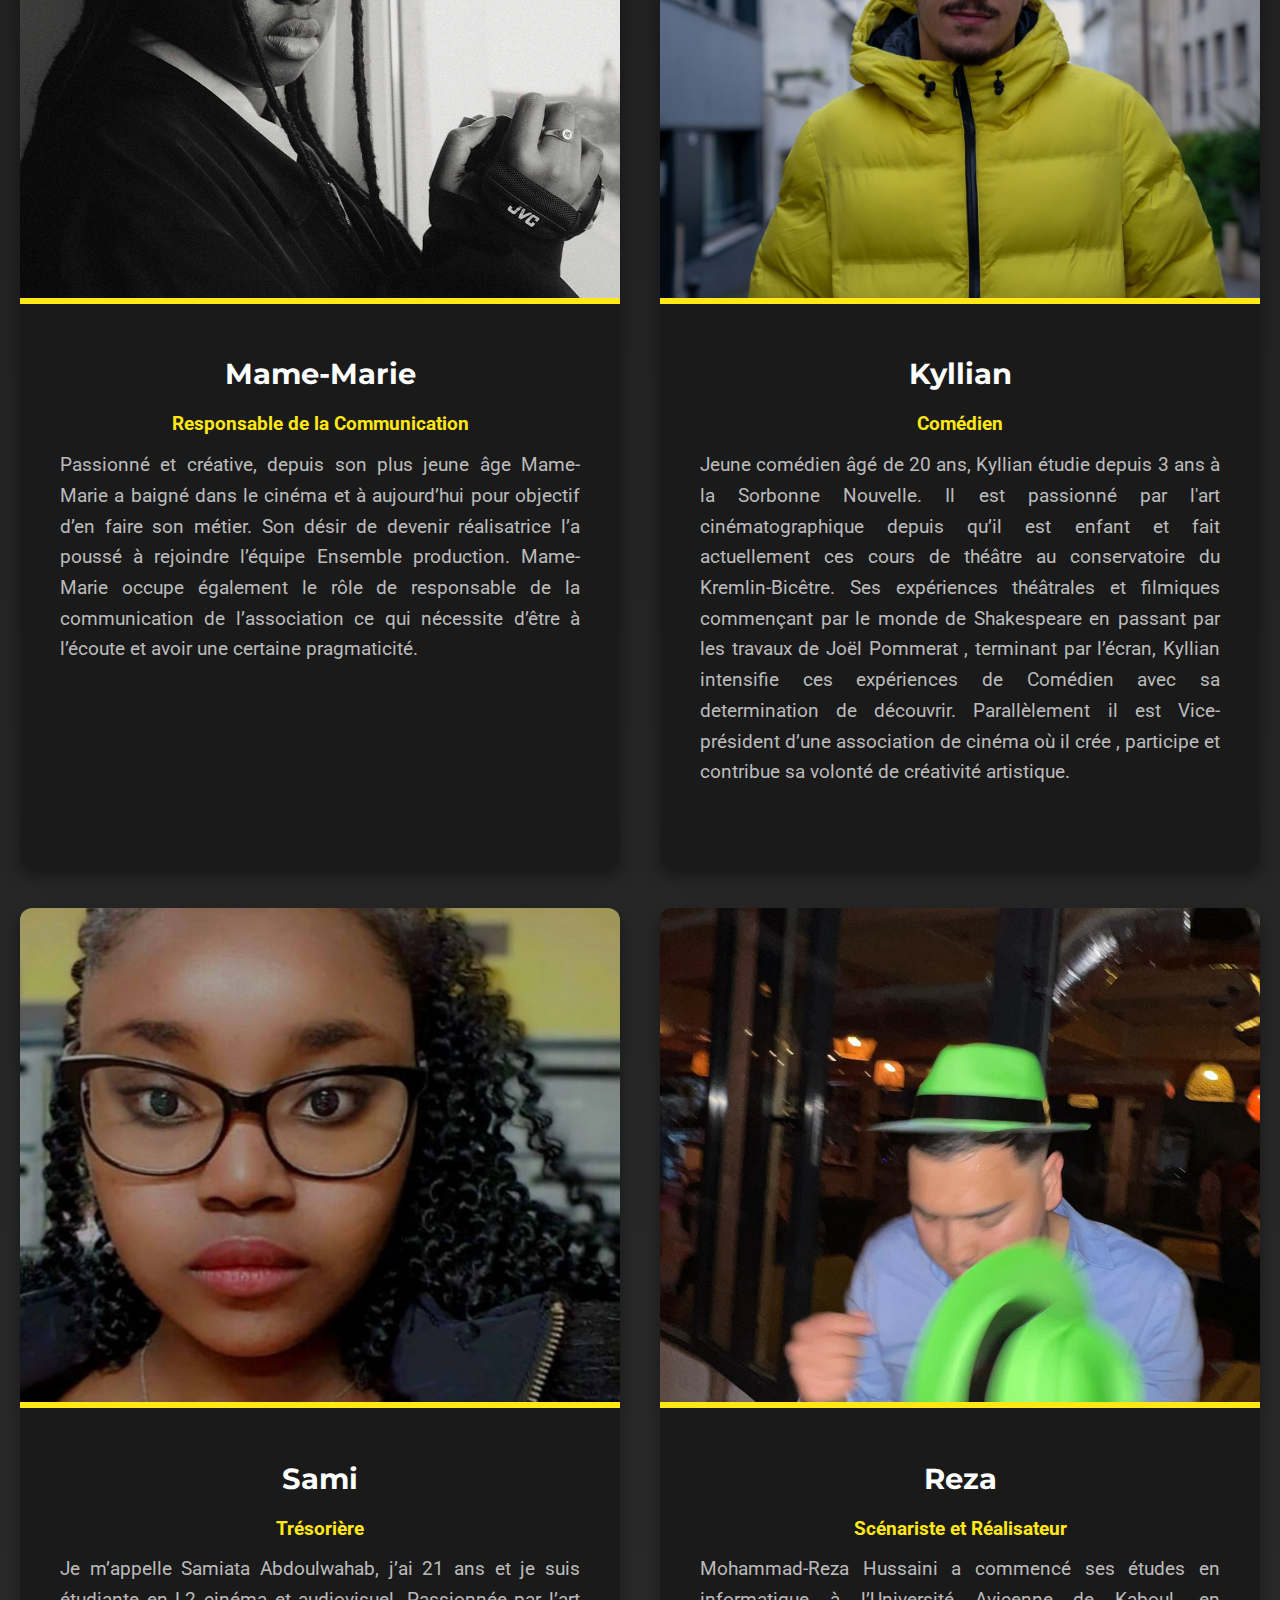
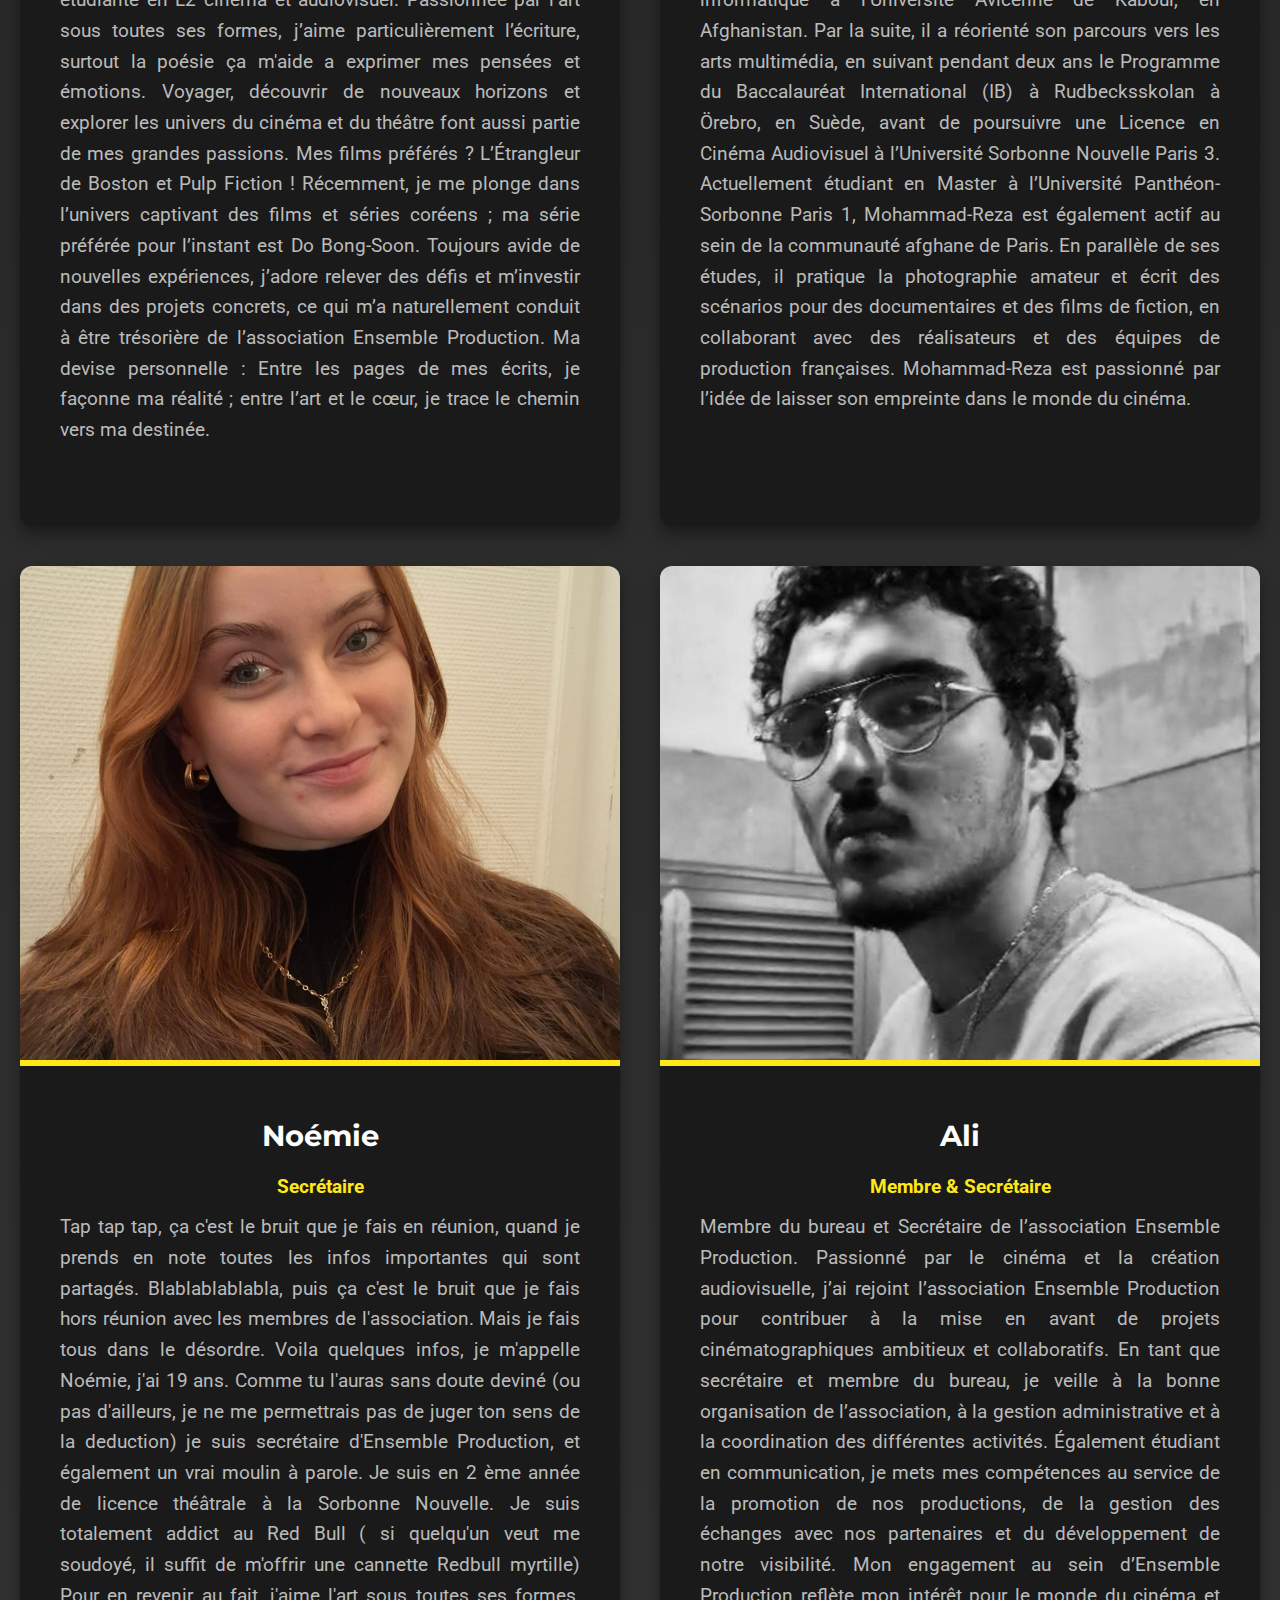
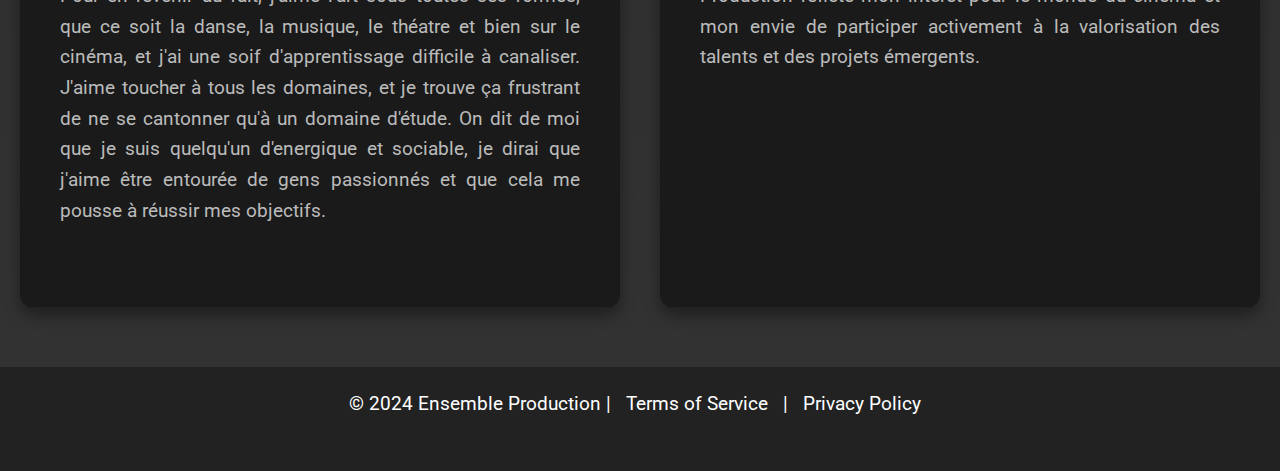
<file: team.html>
<!DOCTYPE html>
<html lang="fr">
<head>
    <meta charset="UTF-8">
    <meta name="viewport" content="width=device-width, initial-scale=1.0">
    <title>Notre Équipe - Ensemble Production</title>
    <link rel="icon" type="image/png" href="assets/images/favicon.webp">
    <link rel="stylesheet" href="https://fonts.googleapis.com/css2?family=Montserrat:wght@400;700&family=Roboto:wght@400;700&display=swap">
    <link rel="stylesheet" href="https://cdnjs.cloudflare.com/ajax/libs/font-awesome/6.0.0-beta3/css/all.min.css">
    <link rel="stylesheet" href="css/style.css">
</head>
<body>
    <!-- Sticky Navigation -->
    <header>
        <nav>
            <ul>
                <li><a href="index.html"><i class="fas fa-home"></i> Accueil</a></li>
                <li><a href="productions.html"><i class="fas fa-video"></i> Productions</a></li>
                <li class="dropdown">
                    <a href="#"><i class="fas fa-users"></i> Nous Connaître <i class="fas fa-chevron-down"></i></a>
                    <div class="dropdown-content">
                        <a href="actings.html">Nos Sessions Acting</a>
                        <a href="ecriture.html">Nos Sessions Écriture</a>
                        <a href="team.html">Notre Équipe</a>
                        <a href="don.html">Faire un Don</a> <!-- NOUVEAU LIEN -->
                    </div>
                </li>
                
                <li><a href="scenario.html"><i class="fas fa-pencil-alt"></i> Scénarios</a></li>
                <li><a href="contact.html"><i class="fas fa-envelope"></i> Contact</a></li>
            </ul>
        </nav>
    </header>

    <!-- Section Titre -->
    <section class="page-title">
        <h1>Notre Équipe</h1>
        <p>Découvrez les personnes talentueuses derrière Ensemble Production.</p>
    </section>

    <!-- Section Grille des Membres de l'Équipe -->
    <section class="team-section">
        <div class="team-grid">
            <!-- Emil -->
            <div class="team-member">
                <img src="assets/images/emil.jpeg" alt="Emil">
                <div class="team-info">
                    <h3>Emil</h3>
                    <p>Président et co-fondateur</p>
                    <p>Président et co-fondateur d’Ensemble Production, Acteur, Producteur, Scénariste et artiste, Emil Alias Azur. Venant de Dijon en Bourgogne, il fait ses classes au conservatoire régional d’art dramatique, avant d’obtenir une Licence cinéma & audiovisuelle à l’université Paris 3 Sorbonne Nouvelle. Cinéphile, amoureux de l’art et des voyages, polyglote, fort des ces diverses expériences de vie, avec ses camarades étudiants, il a l’idée de créer Ensemble Production, une association visant à fédérer une communauté et à rendre accessible la pratique du cinéma !</p>
                </div>
            </div>

            <!-- Kevin -->
            <div class="team-member">
                <img src="assets/images/kevin.jpeg" alt="Kévin">
                <div class="team-info">
                    <h3>Kévin</h3>
                    <p>Vice-Président</p>
                    <p>Kevin Raveloson, né le 25 octobre 2003, est actuellement étudiant en deuxième année de licence d’études théâtrales. Depuis octobre 2024, il occupe le poste de vice-président de l’Association Ensemble Production, dont il est également l’un des cofondateurs. Bien qu’il ne possède pas encore une grande expérience dans le domaine du cinéma, il  
                        nourrit l’ambition de devenir acteur et aspire à contribuer pleinement au développement de l’association, bâtie à partir de rien</p>
                </div>
            </div>

            <!-- Mame-Marie -->
            <div class="team-member">
                <img src="assets/images/mame-marie.jpeg" alt="Mame-Marie">
                <div class="team-info">
                    <h3>Mame-Marie</h3>
                    <p>Responsable de la Communication</p>
                    <p>Passionné et créative, depuis son plus jeune âge Mame-Marie a baigné dans le cinéma et à aujourd’hui pour objectif d’en faire son métier. Son désir de devenir réalisatrice l’a poussé à rejoindre l’équipe Ensemble production. Mame-Marie occupe également le rôle de responsable de la communication de l’association ce qui nécessite d’être à l’écoute et avoir une certaine pragmaticité.</p>
                </div>
            </div>

            <!-- Kyllian -->
            <div class="team-member">
                <img src="assets/images/kyllian.jpeg" alt="Kyllian">
                <div class="team-info">
                    <h3>Kyllian</h3>
                    <p>Comédien</p>
                    <p>Jeune comédien âgé de 20 ans, Kyllian étudie depuis 3 ans à la Sorbonne Nouvelle. Il est passionné par l'art cinématographique depuis qu’il est enfant et fait actuellement ces cours de théâtre au conservatoire du Kremlin-Bicêtre. Ses expériences théâtrales et filmiques commençant par le monde de Shakespeare en passant par les travaux de Joël Pommerat , terminant par l’écran, Kyllian intensifie ces expériences de Comédien avec sa determination de découvrir. Parallèlement il est Vice-président d’une association de cinéma où il crée , participe et contribue sa volonté de créativité artistique.</p>
                </div>
            </div>

            <!-- Sami -->
            <div class="team-member">
                <img src="assets/images/sami.jpeg" alt="Sami">
                <div class="team-info">
                    <h3>Sami</h3>
                    <p>Trésorière</p>
                    <p>Je m’appelle Samiata Abdoulwahab, j’ai 21 ans et je suis étudiante en L2 cinéma et audiovisuel. Passionnée par l’art sous toutes ses formes, j’aime particulièrement l’écriture, surtout la poésie ça m'aide a exprimer mes pensées et émotions. Voyager, découvrir de nouveaux horizons et explorer les univers du cinéma et du théâtre font aussi partie de mes grandes passions. Mes films préférés ? L’Étrangleur de Boston et Pulp Fiction ! Récemment, je me plonge dans l’univers captivant des films et séries coréens ; ma série préférée pour l’instant est Do Bong-Soon. Toujours avide de nouvelles expériences, j’adore relever des défis et m’investir dans des projets concrets, ce qui m’a naturellement conduit à être trésorière de l’association Ensemble Production. Ma devise personnelle : Entre les pages de mes écrits, je façonne ma réalité ; entre l’art et le cœur, je trace le chemin vers ma destinée.</p>
                </div>
            </div>

            <!-- Reza -->
            <div class="team-member">
                <img src="assets/images/reza.jpeg" alt="Reza">
                <div class="team-info">
                    <h3>Reza</h3>
                    <p>Scénariste et Réalisateur</p>
                    <p>Mohammad-Reza Hussaini a commencé ses études en informatique à l’Université Avicenne de Kaboul, en Afghanistan. Par la suite, il a réorienté son parcours vers les arts multimédia, en suivant pendant deux ans le Programme du Baccalauréat International (IB) à Rudbecksskolan à Örebro, en Suède, avant de poursuivre une Licence en Cinéma Audiovisuel à l’Université Sorbonne Nouvelle Paris 3. Actuellement étudiant en Master à l’Université Panthéon-Sorbonne Paris 1, Mohammad-Reza est également actif au sein de la communauté afghane de Paris. En parallèle de ses études, il pratique la photographie amateur et écrit des scénarios pour des documentaires et des films de fiction, en collaborant avec des réalisateurs et des équipes de production françaises. Mohammad-Reza est passionné par l’idée de laisser son empreinte dans le monde du cinéma.</p>
                </div>
            </div>

            <!-- Noemi -->
            <div class="team-member">
                <img src="assets/images/noemie.jpeg" alt="Noemie">
                <div class="team-info">
                    <h3>Noémie</h3>
                    <p>Secrétaire</p>
                    <p>Tap tap tap, ça c'est le bruit que je fais en réunion, quand je prends en note toutes les infos importantes qui sont partagés.
                        Blablablablabla, puis ça c'est le bruit que je fais hors réunion avec les membres de l'association.
                        Mais je fais tous dans le désordre.
                        Voila quelques infos, je m'appelle Noémie, j'ai 19 ans.
                        Comme tu l'auras sans doute deviné (ou pas d'ailleurs, je ne me permettrais pas de juger ton sens de la deduction) je suis secrétaire d'Ensemble Production, et également un vrai moulin à parole. 
                        Je suis en 2 ème année de licence théâtrale à la Sorbonne Nouvelle. Je suis totalement addict au Red Bull ( si quelqu'un veut me soudoyé, il suffit de m'offrir une cannette Redbull myrtille)
                        Pour en revenir au fait, j'aime l'art sous toutes ses formes, que ce soit la danse, la musique, le théatre et bien sur le cinéma, et j'ai une soif d'apprentissage difficile à canaliser. J'aime toucher à tous les domaines, et je trouve ça frustrant de ne se cantonner qu'à un domaine d'étude.
                        On dit de moi que je suis quelqu'un d'energique et sociable, je dirai que j'aime être entourée de gens passionnés et que cela me pousse à réussir mes objectifs.</p>
                </div>
            </div>

            <div class="team-member">
                <img src="assets/images/ali.jpeg" alt="Ali">
                <div class="team-info">
                    <h3>Ali</h3>
                    <p>Membre & Secrétaire</p>
                    <p>Membre du bureau et Secrétaire de l’association Ensemble Production. Passionné par le cinéma et la création audiovisuelle, j’ai rejoint l’association Ensemble Production pour contribuer à la mise en avant de projets cinématographiques ambitieux et collaboratifs. En tant que secrétaire et membre du bureau, je veille à la bonne organisation de l’association, à la gestion administrative et à la coordination des différentes activités.
                    Également étudiant en communication, je mets mes compétences au service de la promotion de nos productions, de la gestion des échanges avec nos partenaires et du développement de notre visibilité. Mon engagement au sein d’Ensemble Production reflète mon intérêt pour le monde du cinéma et mon envie de participer activement à la valorisation des talents et des projets émergents.</p>
                </div>
            </div>
        </div>
    </section>

    <!-- Footer -->
    <footer>
        <p>© 2024 Ensemble Production | <a href="#">Terms of Service</a> | <a href="#">Privacy Policy</a></p>
    </footer>

    <script src="js/script.js"></script>
</body>
</html>
</file>
<file: css/style.css>
/* Reset and basic styling */
* {
    margin: 0;
    padding: 0;
    box-sizing: border-box;
}

body, h1, h2, h3, p, a {
    font-family: 'Roboto', sans-serif;
}



body {
    background: linear-gradient(180deg, #1a1a1a, #333333); /* Gradient background */
    color: #fff; /* White text for normal content */
    line-height: 1.6;
}

/* Preloader Animation */
#preloader {
    position: fixed;
    top: 0;
    left: 0;
    width: 100%;
    height: 100%;
    background-color: #ffe816; /* Yellow background */
    display: flex;
    justify-content: center;
    align-items: center;
    z-index: 10000;
    transition: opacity 1s ease; /* Fade out background */
}

#preloader .logo-container img {
    width: 200px;
    height: auto;
    transition: transform 1s ease; /* Logo scaling and moving */
}

/* Animation for the logo moving to the corner */
.logo-move {
    transform: translate(-45vw, 45vh) scale(0.4); /* Move to bottom left and scale down */
    transition: transform 1s ease; /* Smooth transition */
}

/* Sticky Navigation */
header {
    background-color: #000; /* Plain black background */
    color: #ffe816;
    padding: 20px 30px;
    position: sticky;
    top: 0;
    width: 100%;
    z-index: 999;
    display: flex;
    justify-content: center;
    align-items: center;
}

nav ul {
    list-style: none;
    display: flex;
    justify-content: center;
    align-items: center;
    margin-right: auto;
}

nav ul li {
    margin: 0 20px; /* Spacing between the items */
}

nav a {
    color: #ffe816;
    text-decoration: none;
    text-transform: uppercase;
    font-weight: bold;
    font-size: 18px;
    position: relative; /* For underline effect */
    display: flex;
    align-items: center; /* Align icons with text */
}

nav a i {
    margin-right: 8px; /* Space between icon and text */
}

nav a::after {
    content: '';
    position: absolute;
    width: 0;
    height: 3px;
    background-color: #ffe816;
    left: 0;
    bottom: -5px;
    transition: width 0.3s ease;
}

nav a:hover::after {
    width: 100%; /* Underline animation */
}

/* Dropdown Menu */
.dropdown {
    position: relative;
    display: inline-block;
}

.dropdown a {
    display: flex;
    align-items: center;
}

.dropdown-content {
    display: none;
    position: absolute;
    background-color: #333;
    min-width: 160px;
    z-index: 1;
    opacity: 0;
    transition: opacity 0.5s ease, transform 0.3s ease;
    transform: translateY(20px); /* Dropdown start below */
    border-radius: 8px;
    padding: 10px 0;
}

.dropdown:hover .dropdown-content {
    display: block;
    opacity: 1;
    transform: translateY(0); /* Dropdown slides up */
}

.dropdown-content a {
    color: #fff;
    padding: 10px 16px;
    text-decoration: none;
    font-size: 14px;
    display: block;
    transition: background-color 0.3s ease, color 0.3s ease;
    border-radius: 6px;
}

.dropdown-content a:hover {
    background-color: #ffe816;
    color: #000;
}

/* Arrow Icon Styling */
.fas.fa-chevron-down {
    margin-left: 8px;
}

/* Sticky Semi-Circle at Bottom Left */
.sticky-logo-container {
    position: fixed;
    bottom: 0;
    left: 0;
    width: 200px;
    height: 200px;
    background-color: #ffe816;
    clip-path: circle(50% at 0% 100%);
    z-index: 998;
}

/* Logo Positioned on Top of Semi-Circle */
.sticky-logo {
    position: fixed;
    bottom: 5px;
    left: 5px;
    z-index: 1000;
    cursor: pointer;
    background-color: transparent;
    border-radius: 50%;
}

.sticky-logo img {
    width: 60px;
    height: auto;
    background-color: #ffe816;
}

/* Section Styling */
.section {
    padding: 100px 20px;
    text-align: center;
    min-height: 800px;
}

.section:nth-child(even) {
    background: #111;
}

h1 {
    font-family: 'Montserrat', sans-serif;
    font-size: 3rem;
    text-align: center; /* Ajoute cette ligne */
    margin-bottom: 20px;
}

p {
    font-family: 'Roboto', sans-serif;
    font-size: 1.2rem;
    line-height: 1.8;
    text-align: center; /* Ajoute cette ligne */
    margin-bottom: 30px;
    color: #bbb;
}

/* Slider styling */
/* SLIDER avec ratio 16:9 */
.slider {
    width: 100%;
    aspect-ratio: 16/9;   /* Force un cadre 16:9, uniforme pour toutes les images */
    position: relative;
    overflow: hidden;
    margin: 30px 0;       /* Optionnel: un peu d'espace autour */
}

/* Conteneur des images */
.slides {
    position: relative;
    width: 100%;
    height: 100%; 
}

/* Images superposées (position absolute) */
.slides img {
    position: absolute;
    top: 0;
    left: 0;
    width: 100%;
    height: 100%;         
    object-fit: cover;    /* Recadre automatiquement pour remplir le ratio 16:9 */
    opacity: 0;           /* Caché par défaut */
    transition: opacity 1s ease-in-out;
}

/* L'image active devient visible (opacité 1) */
.slides img.active {
    opacity: 1;
}




/* Grille des productions statique en 2 colonnes et centrée */
.productions-grid-container {
    display: flex;
    justify-content: center; /* Centre la grille */
    padding: 20px 0;
}

.productions-grid {
    display: grid;
    grid-template-columns: repeat(2, 1fr); /* 2 colonnes */
    gap: 20px;
    width: 90%; /* Prend 90% de la largeur disponible */
    max-width: 1200px; /* Limite la largeur maximale */
}

/* Grille des sessions d'acting */
.sessions-grid {
    display: grid;
    grid-template-columns: repeat(auto-fit, minmax(300px, 1fr));
    gap: 20px;
    padding: 40px;
}
/* Grille des sessions d'écriture */
.sessions-grid {
    display: grid;
    grid-template-columns: repeat(auto-fit, minmax(300px, 1fr));
    gap: 20px;
    padding: 40px;
}

/* Section des Updates centrée */
.updates-section {
    padding: 60px 20px;
    background-color: #111;
    color: #fff;
    text-align: center; /* Centrer le texte */
}

.updates-section h2 {
    font-family: 'Montserrat', sans-serif;
    font-size: 2.5rem;
    margin-bottom: 40px;
}

.updates-list {
    list-style: none;
    padding: 0;
    max-width: 800px; /* Limiter la largeur des updates */
    margin: 0 auto; /* Centre horizontalement */
}

.update-item {
    display: flex;
    flex-direction: column; /* Aligner les updates verticalement */
    align-items: center; /* Centre les éléments */
    margin-bottom: 30px;
}

.update-date {
    font-weight: bold;
    font-size: 1.2rem;
    color: #ffe816;
    margin-bottom: 10px;
}

.update-content {
    text-align: center; /* Centrer le texte */
}

.update-content h3 {
    font-family: 'Montserrat', sans-serif;
    font-size: 1.8rem;
    margin-bottom: 10px;
}

.update-content p {
    font-family: 'Roboto', sans-serif;
    font-size: 1.2rem;
    color: #bbb;
}



/* Section Blog */
.blog-section {
    padding: 60px 20px;
    text-align: center;
    background-color: #111;
    color: #fff;
}

.blog-section h2 {
    font-family: 'Montserrat', sans-serif;
    font-size: 2.5rem;
    margin-bottom: 40px;
}

.blog-grid {
    display: grid;
    grid-template-columns: repeat(auto-fit, minmax(300px, 1fr));
    gap: 20px;
}

.blog-item {
    position: relative;
    overflow: hidden;
    border-radius: 8px;
    box-shadow: 0 4px 8px rgba(0, 0, 0, 0.2);
    transition: transform 0.3s ease, box-shadow 0.3s ease;
}

.blog-item img {
    width: 100%;
    height: auto;
    border-radius: 8px;
}

.blog-item:hover {
    transform: scale(1.05);
    box-shadow: 0 6px 12px rgba(0, 0, 0, 0.4);
}

.blog-info {
    padding: 20px;
    background: rgba(0, 0, 0, 0.7);
    color: #fff;
    text-align: center;
}

.blog-info h3 {
    font-family: 'Montserrat', sans-serif;
    font-size: 1.8rem;
    margin-bottom: 10px;
}

.blog-info p {
    font-family: 'Roboto', sans-serif;
    font-size: 1rem;
    margin-bottom: 10px;
    color: #bbb;
}

.blog-btn {
    display: inline-block;
    padding: 10px 20px;
    background-color: #ffe816;
    color: #000;
    text-decoration: none;
    font-weight: bold;
    border-radius: 5px;
    transition: background-color 0.3s ease, color 0.3s ease;
}

.blog-btn:hover {
    background-color: #fff;
    color: #000;
}

/* Bouton pour voir le blog complet */
.external-blog-btn {
    display: inline-block;
    margin-top: 40px;
    padding: 15px 30px;
    background-color: #ffe816;
    color: #000;
    text-decoration: none;
    font-weight: bold;
    font-size: 1.2rem;
    border-radius: 8px;
    transition: background-color 0.3s ease;
}

.external-blog-btn:hover {
    background-color: #fff;
    color: #000;
}


.session-item {
    position: relative;
    overflow: hidden;
    border-radius: 8px;
    box-shadow: 0 4px 8px rgba(0, 0, 0, 0.2);
    transition: transform 0.3s ease, box-shadow 0.3s ease;
}

.session-item img {
    width: 100%;
    height: auto;
    border-radius: 8px;
}

.session-item:hover {
    transform: scale(1.05);
    box-shadow: 0 6px 12px rgba(0, 0, 0, 0.4);
}

.session-info {
    padding: 20px;
    background: rgba(0, 0, 0, 0.7);
    color: #fff;
    border-radius: 0 0 8px 8px;
    text-align: center;
}

.session-info h3 {
    font-family: 'Montserrat', sans-serif;
    font-size: 1.8rem;
    margin-bottom: 10px;
}

.session-info p {
    font-family: 'Roboto', sans-serif;
    font-size: 1rem;
    margin-bottom: 10px;
    color: #bbb;
}

.session-btn {
    display: inline-block;
    padding: 10px 20px;
    background-color: #ffe816;
    color: #000;
    text-decoration: none;
    font-weight: bold;
    border-radius: 5px;
    transition: background-color 0.3s ease, color 0.3s ease;
}

.session-btn:hover {
    background-color: #fff;
    color: #000;
}


.session-item {
    position: relative;
    overflow: hidden;
    border-radius: 8px;
    box-shadow: 0 4px 8px rgba(0, 0, 0, 0.2);
    transition: transform 0.3s ease, box-shadow 0.3s ease;
}

.session-item img {
    width: 100%;
    height: auto;
    border-radius: 8px;
}

.session-item:hover {
    transform: scale(1.05);
    box-shadow: 0 6px 12px rgba(0, 0, 0, 0.4);
}

.session-info {
    padding: 20px;
    background: rgba(0, 0, 0, 0.7);
    color: #fff;
    border-radius: 0 0 8px 8px;
    text-align: center;
}

.session-info h3 {
    font-family: 'Montserrat', sans-serif;
    font-size: 1.8rem;
    margin-bottom: 10px;
}

.session-info p {
    font-family: 'Roboto', sans-serif;
    font-size: 1rem;
    margin-bottom: 10px;
    color: #bbb;
}

.session-btn {
    display: inline-block;
    padding: 10px 20px;
    background-color: #ffe816;
    color: #000;
    text-decoration: none;
    font-weight: bold;
    border-radius: 5px;
    transition: background-color 0.3s ease, color 0.3s ease;
}

.session-btn:hover {
    background-color: #fff;
    color: #000;
}

.production-item {
    position: relative;
    overflow: hidden;
    border-radius: 8px;
    box-shadow: 0 4px 8px rgba(0, 0, 0, 0.2);
    transition: transform 0.3s ease, box-shadow 0.3s ease;
}

.production-item img {
    width: 100%;
    height: auto;
    border-radius: 8px;
    transition: opacity 0.3s ease;
}

.production-item:hover {
    transform: scale(1.05);
    box-shadow: 0 6px 12px rgba(0, 0, 0, 0.4);
}

.production-info {
    position: absolute;
    bottom: 0;
    left: 0;
    right: 0;
    background: rgba(0, 0, 0, 0.7);
    color: #fff;
    padding: 10px;
    text-align: center;
    opacity: 0;
    transition: opacity 0.3s ease;
}

.production-item:hover .production-info {
    opacity: 1;
}

.production-info h3 {
    font-family: 'Montserrat', sans-serif;
    margin-bottom: 5px;
}

.production-info p {
    font-family: 'Roboto', sans-serif;
    font-size: 1rem;
}


/* New Join Section with pulsing button */
.join-section {
    padding: 60px 20px;
    text-align: center;
    background-color: #000;
    color: #ffe816;
}

.join-section h2 {
    font-size: 2.5rem;
    margin-bottom: 20px;
}

.join-section p {
    font-size: 1.2rem;
    margin-bottom: 30px;
}

.join-btn {
    display: inline-block;
    padding: 15px 30px;
    background-color: #ffe816;
    color: #000;
    text-decoration: none;
    font-weight: bold;
    border-radius: 8px;
    transition: background-color 0.3s ease, color 0.3s ease;
    animation: pulse 2s infinite; /* Pulsating animation */
}

@keyframes pulse {
    0% { transform: scale(1); }
    50% { transform: scale(1.05); }
    100% { transform: scale(1); }
}

.join-btn:hover {
    background-color: #fff;
    color: #000;
}

/* Section Chaîne YouTube */
.youtube-section {
    text-align: center;
    padding: 50px 20px;
    background-color: #111;
    color: #fff;
}

.youtube-section h2 {
    font-family: 'Montserrat', sans-serif;
    font-size: 2.5rem;
    margin-bottom: 20px;
}

.youtube-section p {
    font-family: 'Roboto', sans-serif;
    font-size: 1.2rem;
    margin-bottom: 30px;
    color: #bbb;
}

.youtube-btn {
    display: inline-block;
    padding: 15px 30px;
    background-color: #ff0000;
    color: #fff;
    text-decoration: none;
    font-weight: bold;
    font-size: 1.2rem;
    border-radius: 8px;
    transition: background-color 0.3s ease;
}

.youtube-btn i {
    margin-right: 10px;
}

.youtube-btn:hover {
    background-color: #c40000;
}


/* Footer */
footer {
    text-align: center;
    padding: 20px;
    background: #222;
    color: #fff;
}

footer p, footer a {
    color: #fff;
}

footer a {
    margin: 0 10px;
    text-decoration: none;
}

footer a:hover {
    color: #ffe816;
}

.page-title h1 {
    margin-top: 40px; /* Ajuste la valeur si besoin */
}

/* Section des instructions de soumission */
.submission-instructions {
    padding: 40px 20px;
    background-color: #111;
    color: #fff;
    text-align: center;
}

.submission-instructions h2 {
    font-family: 'Montserrat', sans-serif;
    font-size: 2.5rem;
    margin-bottom: 20px;
}

.submission-instructions p, .submission-instructions ul {
    font-family: 'Roboto', sans-serif;
    font-size: 1.2rem;
    margin-bottom: 20px;
    color: #bbb;
}

.submission-instructions ul {
    list-style: none;
    padding-left: 0;
}

.submission-instructions ul li {
    margin: 10px 0;
    color: #ffe816;
}

/* Formulaire de soumission */
.submission-form {
    padding: 40px 20px;
    text-align: center;
    background-color: #222;
}

.submission-form h2 {
    font-family: 'Montserrat', sans-serif;
    font-size: 2.5rem;
    margin-bottom: 20px;
}

.submission-form form {
    max-width: 600px;
    margin: 0 auto;
    display: flex;
    flex-direction: column;
    gap: 20px;
}

.submission-form label {
    font-family: 'Roboto', sans-serif;
    font-size: 1.2rem;
    color: #fff;
    text-align: left;
}

.submission-form input, .submission-form textarea {
    padding: 10px;
    font-size: 1rem;
    border-radius: 5px;
    border: none;
    background-color: #333;
    color: #fff;
}

.submission-form button.submit-btn {
    padding: 15px 30px;
    background-color: #ffe816;
    color: #000;
    font-weight: bold;
    border: none;
    border-radius: 8px;
    cursor: pointer;
    transition: background-color 0.3s ease;
}

.submission-form button.submit-btn:hover {
    background-color: #fff;
    color: #000;
}

/* Section Contact */
.contact-section {
    padding: 40px 20px;
    text-align: center;
    background-color: #111;
    color: #fff;
}

.contact-section h2 {
    font-family: 'Montserrat', sans-serif;
    font-size: 2.5rem;
    margin-bottom: 20px;
}

.contact-section p {
    font-family: 'Roboto', sans-serif;
    font-size: 1.2rem;
    margin-bottom: 30px;
    color: #bbb;
}

.contact-section a {
    color: #ffe816;
    text-decoration: none;
}

.contact-section a:hover {
    text-decoration: underline;
}

/* Section Goodies Coming Soon */
.goodies-coming-soon {
    padding: 60px 20px;
    text-align: center;
    background-color: #111;
    color: #fff;
}

.goodies-coming-soon .coming-soon-content {
    max-width: 800px;
    margin: 0 auto; /* Centrer le contenu */
}

.goodies-coming-soon h2 {
    font-family: 'Montserrat', sans-serif;
    font-size: 2.5rem;
    margin-bottom: 20px;
}

.goodies-coming-soon p {
    font-family: 'Roboto', sans-serif;
    font-size: 1.2rem;
    color: #bbb;
    margin-bottom: 20px;
}

.goodies-coming-soon img {
    width: 100%;
    max-width: 400px; /* Limite la taille de l'image */
    margin: 30px 0;
    border-radius: 10px;
    opacity: 0.9;
}

/* Formulaire d'alerte pour l'ouverture de la boutique */
.notify-form {
    margin-top: 30px;
}

.notify-form input {
    padding: 15px;
    font-size: 1rem;
    border-radius: 5px;
    border: none;
    margin-right: 10px;
    width: 250px;
    max-width: 100%;
}

.notify-form button {
    padding: 15px 30px;
    background-color: #ffe816;
    color: #000;
    border: none;
    font-weight: bold;
    font-size: 1rem;
    border-radius: 5px;
    cursor: pointer;
    transition: background-color 0.3s ease;
}

.notify-form button:hover {
    background-color: #fff;
    color: #000;
}

/* Section Contact Info */
.contact-info {
    padding: 60px 20px;
    text-align: center;
    background-color: #111;
    color: #fff;
}

.contact-info h2 {
    font-family: 'Montserrat', sans-serif;
    font-size: 2.5rem;
    margin-bottom: 20px;
}

.social-links {
    margin: 20px 0;
}

.social-links a {
    display: inline-block;
    margin: 0 10px;
    color: #ffe816;
    font-size: 2rem;
    transition: color 0.3s ease;
}

.social-links a:hover {
    color: #fff;
}

.contact-details {
    margin: 30px 0;
}

.contact-details p {
    font-family: 'Roboto', sans-serif;
    font-size: 1.2rem;
    color: #bbb;
    margin-bottom: 15px;
}

.contact-details i {
    color: #ffe816;
    margin-right: 10px;
}

.contact-details a {
    color: #ffe816;
    text-decoration: none;
}

.contact-details a:hover {
    text-decoration: underline;
}

/* Section Formulaire de Contact */
.contact-form {
    padding: 60px 20px;
    text-align: center;
    background-color: #222;
    color: #fff;
}

.contact-form h2 {
    font-family: 'Montserrat', sans-serif;
    font-size: 2.5rem;
    margin-bottom: 20px;
}

.contact-form form {
    max-width: 600px;
    margin: 0 auto;
    display: flex;
    flex-direction: column;
    gap: 20px;
}

.contact-form label {
    font-family: 'Roboto', sans-serif;
    font-size: 1.2rem;
    color: #fff;
    text-align: left;
}

.contact-form input, .contact-form textarea {
    padding: 10px;
    font-size: 1rem;
    border-radius: 5px;
    border: none;
    background-color: #333;
    color: #fff;
}

.contact-form button.submit-btn {
    padding: 15px 30px;
    background-color: #ffe816;
    color: #000;
    font-weight: bold;
    border: none;
    border-radius: 8px;
    cursor: pointer;
    transition: background-color 0.3s ease;
}

.contact-form button.submit-btn:hover {
    background-color: #fff;
    color: #000;
}

/* Section Équipe */
.team-grid {
    display: grid;
    grid-template-columns: repeat(2, 1fr); /* 2 colonnes */
    gap: 40px;
    justify-items: center;
    padding: 60px 20px;
}

.team-member {
    background-color: #1a1a1a; /* Couleur de fond */
    border-radius: 12px;
    overflow: hidden;
    box-shadow: 0 8px 16px rgba(0, 0, 0, 0.4); /* Ombre un peu plus forte */
    transition: transform 0.3s ease, box-shadow 0.3s ease;
    text-align: center;
    width: 100%;
    max-width: 900px; /* Augmente la largeur maximale */
    padding-bottom: 30px; /* Augmente l'espace en bas */
    min-height: 500px; /* Hauteur minimale pour agrandir le rectangle */
}

.team-member img {
    width: 100%;
    height: 500px; /* Augmente la hauteur pour donner plus d'espace à l'image */
    object-fit: cover;
    border-bottom: 6px solid #ffe816; /* Bordure jaune en bas */
}

.team-info {
    padding: 40px; /* Augmente l'espace autour du texte */
    color: #fff;
}

.team-info h3 {
    font-family: 'Montserrat', sans-serif;
    font-size: 1.8rem;
    margin-bottom: 12px;
}

.team-info p {
    text-align: justify; /* Justifie le texte */
    text-justify: inter-word; /* Ajoute de l'espacement entre les mots */
    line-height: 1.6; /* Améliore la lisibilité */
    margin-bottom: 10px;
}

.team-info p:first-of-type {
    text-align: center; /* Centre uniquement le premier <p> (le titre) */
    font-weight: bold; /* Met en gras pour le différencier */
    color: #ffe816; /* Mets-le en jaune pour le rendre plus visible */
}

.about-questions {
    display: flex;
    flex-direction: column;
    align-items: center;
    gap: 20px;
    padding: 40px 20px;
}

.question-button {
    background-color: #ffe816; /* Jaune */
    color: #000;
    padding: 15px 30px;
    border: none;
    border-radius: 8px;
    font-size: 1.2rem;
    font-weight: bold;
    cursor: pointer;
    transition: background-color 0.3s ease, transform 0.3s ease;
    box-shadow: 0 4px 8px rgba(0, 0, 0, 0.3);
    width: 80%; /* Prend 80% de la largeur pour bien occuper la page */
    max-width: 600px; /* Limite la taille max */
    text-align: left; /* Texte aligné à gauche */
    position: relative;
}

.question-button::before {
    content: "❓"; /* Ajout d'une icône question */
    margin-right: 10px;
}

.question-button:hover {
    background-color: #ffd600;
    transform: scale(1.05);
}

/* Modal Styles */
.modal {
    display: none; /* Masque par défaut */
    position: fixed;
    z-index: 999;
    left: 0;
    top: 0;
    width: 100%;
    height: 100%;
    overflow: auto;
    background-color: rgba(0, 0, 0, 0.8); /* Fond sombre avec opacité */
}

.modal-content {
    background-color: #333;
    margin: 10% auto;
    padding: 20px;
    border-radius: 8px;
    width: 90%;
    max-width: 700px;
    color: #fff;
    text-align: center;
    box-shadow: 0 4px 12px rgba(0, 0, 0, 0.4);
}

.modal-content img {
    width: 100%;
    height: auto;
    border-radius: 8px;
    margin-bottom: 20px;
}

.modal-content p {
    font-size: 1.1rem;
    line-height: 1.6;
}

.close {
    position: absolute;
    top: 10px;
    right: 20px;
    color: #ffe816;
    font-size: 1.5rem;
    font-weight: bold;
    cursor: pointer;
}
.close:hover {
    color: #ffd600;
}

.accueil-text {
    max-width: 900px;      /* Limite la largeur pour plus de lisibilité */
    margin: 40px auto;     /* Centre horizontalement + espace en haut/bas */
    font-size: 1.4rem;     /* Texte un peu plus grand */
    line-height: 2;        /* Espacement entre les lignes confortable */
    text-align: justify;   /* Justifie tout le bloc */
}

.accueil-text p {
    text-align: justify;
    text-justify: inter-word; /* Équilibre les espaces entre les mots (optionnel) */
}
.video-section {
    text-align: center;
    margin: 50px auto;
    max-width: 1000px; /* Limite la largeur pour ne pas qu'elle soit trop grande */
}

.video-section h2 {
    font-size: 1.8rem;
    margin-bottom: 20px;
    color: #ffe816; /* Couleur jaune pour matcher le style du site */
}

.video-section video {
    width: 100%;
    max-width: 800px; /* Taille max de la vidéo */
    border-radius: 10px; /* Coins arrondis pour un effet propre */
    box-shadow: 0 4px 8px rgba(0, 0, 0, 0.3); /* Ombre légère */
}

/* Section Production Unique */
.featured-production {
    text-align: center;
    padding: 60px 20px;
    max-width: 800px;
    margin: 0 auto;
}

.featured-production h1 {
    font-size: 2.5rem;
    color: #ffe816;
    margin-bottom: 20px;
}

.featured-production img {
    width: 100%;
    max-width: 700px;
    border-radius: 10px;
    box-shadow: 0 4px 8px rgba(0, 0, 0, 0.4);
    margin-bottom: 20px;
}

.production-details p {
    font-size: 1.2rem;
    line-height: 1.8;
    text-align: justify;
    margin-bottom: 20px;
}

.watch-btn {
    display: inline-block;
    padding: 15px 30px;
    background-color: #ffe816;
    color: #000;
    font-weight: bold;
    border-radius: 8px;
    text-decoration: none;
    transition: background-color 0.3s ease;
}

.watch-btn:hover {
    background-color: #ffd600;
}

/* Section Viméo */
.vimeo-section {
    text-align: center;
    padding: 50px 20px;
    background-color: #111;
    color: #fff;
}

.vimeo-section h2 {
    font-size: 2.5rem;
    margin-bottom: 20px;
}

.vimeo-section p {
    font-size: 1.2rem;
    margin-bottom: 30px;
    color: #bbb;
}

.vimeo-btn {
    display: inline-block;
    padding: 15px 30px;
    background-color: #1ab7ea;
    color: #fff;
    font-weight: bold;
    font-size: 1.2rem;
    border-radius: 8px;
    text-decoration: none;
    transition: background-color 0.3s ease;
}

.vimeo-btn i {
    margin-right: 10px;
}

.vimeo-btn:hover {
    background-color: #008ac9;
}

/* Liste déroulante des sessions d'acting */
.acting-sessions {
    max-width: 800px;
    margin: 0 auto;
    padding: 40px 20px;
    text-align: center;
}

.session-list {
    margin-top: 20px;
}

.session-item {
    background-color: #1a1a1a;
    border-radius: 8px;
    margin-bottom: 10px;
    overflow: hidden;
}

.session-header {
    background-color: #ffe816;
    color: #000;
    font-size: 1.2rem;
    font-weight: bold;
    padding: 15px;
    cursor: pointer;
    text-align: left;
    position: relative;
}

.session-header::after {
    content: "▼";
    position: absolute;
    right: 15px;
    transition: transform 0.3s ease;
}

.session-item.active .session-header::after {
    transform: rotate(180deg);
}

.session-content {
    display: none;
    padding: 15px;
    background-color: #222;
    text-align: left;
}

.session-content p {
    margin-bottom: 10px;
    font-size: 1rem;
}

.session-link {
    display: block;
    color: #ffe816;
    text-decoration: none;
    font-weight: bold;
    margin-top: 5px;
    transition: color 0.3s ease;
}

.session-link:hover {
    color: #ffd600;
}

/* Section Atelier d'Écriture */
.writing-workshop {
    text-align: center;
    padding: 60px 20px;
    max-width: 800px;
    margin: 0 auto;
}

.writing-workshop h2 {
    font-family: 'Montserrat', sans-serif;
    font-size: 2.5rem;
    margin-bottom: 20px;
}

.writing-workshop p {
    font-family: 'Roboto', sans-serif;
    font-size: 1.2rem;
    line-height: 1.8;
    text-align: justify;
    color: #bbb;
    margin-bottom: 20px;
}

/* Galerie des Ateliers */
.writing-gallery {
    text-align: center;
    padding: 40px 20px;
}

.writing-gallery h2 {
    font-family: 'Montserrat', sans-serif;
    font-size: 2.5rem;
    margin-bottom: 20px;
}

.gallery-grid {
    display: grid;
    grid-template-columns: repeat(auto-fit, minmax(250px, 1fr));
    gap: 20px;
    max-width: 1000px;
    margin: 0 auto;
    padding: 20px;
}

.gallery-grid img {
    width: 100%;
    height: auto;
    border-radius: 8px;
    box-shadow: 0 4px 8px rgba(0, 0, 0, 0.3);
    transition: transform 0.3s ease, box-shadow 0.3s ease;
}

.gallery-grid img:hover {
    transform: scale(1.05);
    box-shadow: 0 6px 12px rgba(0, 0, 0, 0.5);
}

/* Section Soumission de Scénarios */
.submission-form {
    text-align: center;
    padding: 60px 20px;
    max-width: 800px;
    margin: 0 auto;
}

.submission-form h2 {
    font-family: 'Montserrat', sans-serif;
    font-size: 2.5rem;
    margin-bottom: 20px;
}

.submission-form p {
    font-family: 'Roboto', sans-serif;
    font-size: 1.2rem;
    line-height: 1.8;
    text-align: justify;
    color: #bbb;
    margin-bottom: 20px;
}

/* Bouton de soumission */
.submission-button {
    margin-top: 20px;
}

.submit-btn {
    display: inline-block;
    padding: 15px 30px;
    background-color: #ffe816;
    color: #000;
    text-decoration: none;
    font-weight: bold;
    font-size: 1.2rem;
    border-radius: 8px;
    transition: background-color 0.3s ease, transform 0.3s ease;
}

.submit-btn:hover {
    background-color: #ffd600;
    transform: scale(1.05);
}

/* --- Amélioration du style de la page Soumission --- */

/* Section Instructions de soumission (cartes + ombres) */
.submission-instructions {
    max-width: 800px;              /* Limite la largeur pour plus de lisibilité */
    margin: 40px auto;             /* Centre la section */
    background-color: #1f1f1f;     /* Légèrement plus clair que #111 pour la distinguer */
    border-radius: 10px;           /* Coins arrondis */
    padding: 30px 20px;            /* Espace intérieur */
    box-shadow: 0 4px 8px rgba(0, 0, 0, 0.2); /* Ombre portée discrète */
}

.submission-instructions h2 {
    font-size: 2rem;
    color: #ffe816;                /* Titre en jaune pour ressortir */
    margin-bottom: 20px;
}

.submission-instructions p,
.submission-instructions ul {
    font-size: 1.2rem;
    color: #bbb;
    line-height: 1.6;
    margin-bottom: 20px;
    text-align: left;              /* Pour un alignement plus naturel */
}

.submission-instructions ul li {
    margin-left: 20px;
    list-style: disc;
}

/* Formulaire de soumission (même idée de carte) */
.submission-form {
    max-width: 800px;
    margin: 40px auto;             
    background-color: #1f1f1f;
    border-radius: 10px;
    padding: 30px 20px;
    text-align: center;
    box-shadow: 0 4px 8px rgba(0, 0, 0, 0.2);
}

.submission-form h2 {
    color: #ffe816;
    font-size: 2rem;
    margin-bottom: 20px;
}

.submission-form p {
    color: #bbb;
    line-height: 1.6;
    margin-bottom: 20px;
    text-align: left;    /* On peut aligner à gauche pour un rendu plus pro */
}

/* Bouton de soumission (plus visible, avec effet hover) */
.submission-button {
    margin-top: 20px;
}

.submission-button a.submit-btn {
    display: inline-block;
    padding: 15px 30px;
    background-color: #ffe816;
    color: #000;
    font-weight: bold;
    font-size: 1.2rem;
    border-radius: 8px;
    text-decoration: none;
    transition: background-color 0.3s ease, transform 0.3s ease;
    box-shadow: 0 4px 8px rgba(0, 0, 0, 0.2);
}

.submission-button a.submit-btn:hover {
    background-color: #fff;
    transform: scale(1.05); /* Légère mise en avant au survol */
}

/***************************************
** CONTACT PAGE STYLING
***************************************/

/* Pour limiter la largeur et centrer le tout */
.contact-info {
    max-width: 1000px;        /* Largeur max confortable */
    margin: 40px auto;        /* Centre horizontalement, espace en haut/bas */
    text-align: center;       /* Centre les titres, etc. */
    background-color: transparent; /* Pas de fond global, on va utiliser des cartes */
}

/* Petite phrase d'intro dans .contact-info */
.contact-info p {
    font-size: 1.1rem;
    color: #bbb;
    margin-bottom: 30px;
    line-height: 1.6;
}

/* Cards pour chaque bloc (Réseaux, Coordonnées, etc.) */
.contact-card {
    background-color: #1f1f1f;       /* Légèrement plus clair que #111 */
    border-radius: 10px;            /* Coins arrondis */
    box-shadow: 0 4px 8px rgba(0,0,0,0.3); /* Ombre portée */
    padding: 30px 20px;
    margin-bottom: 20px;
}

.contact-card h3 {
    color: #ffe816;        /* Titre en jaune pour le contraste */
    font-size: 1.8rem;
    margin-bottom: 20px;
}

.social-links {
    margin: 20px 0;
}

.social-links a {
    display: inline-block;
    margin: 0 10px;
    color: #ffe816;
    font-size: 2rem;
    transition: color 0.3s ease, transform 0.3s ease;
}

.social-links a:hover {
    color: #fff;
    transform: scale(1.1);
}

/* Infos de contact (email, adresse) */
.contact-details {
    text-align: left; /* On aligne à gauche pour plus de lisibilité */
    margin-top: 15px;
}

.contact-details p {
    color: #bbb;
    font-size: 1.1rem;
    line-height: 1.6;
    margin-bottom: 10px;
    display: flex;
    align-items: center; /* Aligne l'icône avec le texte */
}

.contact-details i {
    color: #ffe816;
    margin-right: 10px;
    font-size: 1.3rem;
}

.contact-details a {
    color: #ffe816;
    text-decoration: none;
    transition: color 0.3s ease;
}

.contact-details a:hover {
    text-decoration: underline;
    color: #fff;
}

/* Page Faire un Don */
.donation-section {
    max-width: 900px;         /* Limiter la largeur */
    margin: 40px auto;        /* Centre la section, marge en haut/bas */
    background-color: #1f1f1f;/* Légèrement plus clair que #111 */
    border-radius: 10px;      
    padding: 30px 20px;
    box-shadow: 0 4px 8px rgba(0,0,0,0.2);
    text-align: center;
}

.donation-content h2 {
    font-size: 2rem;
    color: #ffe816; /* Titre en jaune */
    margin-bottom: 20px;
}

.donation-content p {
    color: #bbb;
    font-size: 1.1rem;
    line-height: 1.6;
    margin-bottom: 20px;
    text-align: left; /* Option: on justifie à gauche pour la lecture */
}

/* Bouton Don */
.donate-btn {
    display: inline-block;
    padding: 15px 30px;
    background-color: #ffe816;
    color: #000;
    font-weight: bold;
    font-size: 1.2rem;
    border-radius: 8px;
    text-decoration: none;
    transition: background-color 0.3s ease, transform 0.3s ease;
    box-shadow: 0 4px 8px rgba(0, 0, 0, 0.2);
}

.donate-btn:hover {
    background-color: #fff;
    transform: scale(1.05);
}
</file>
